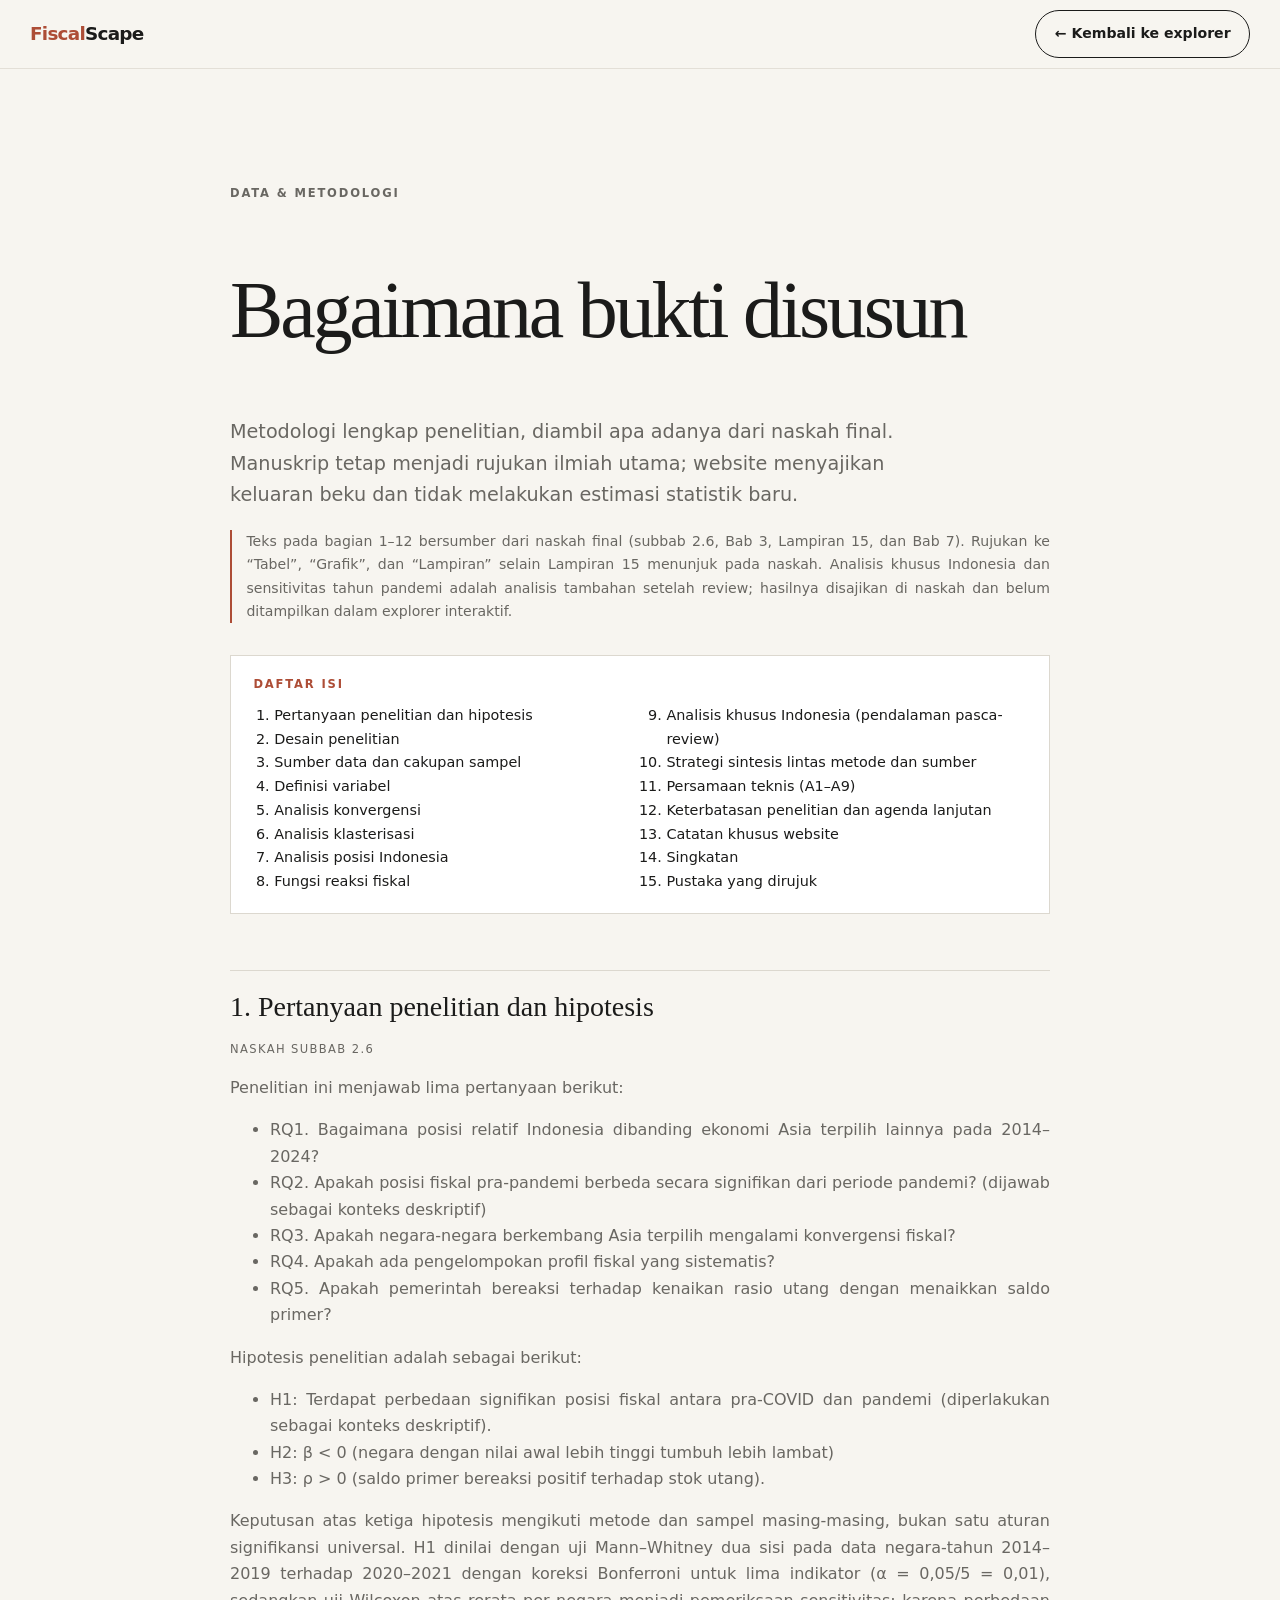
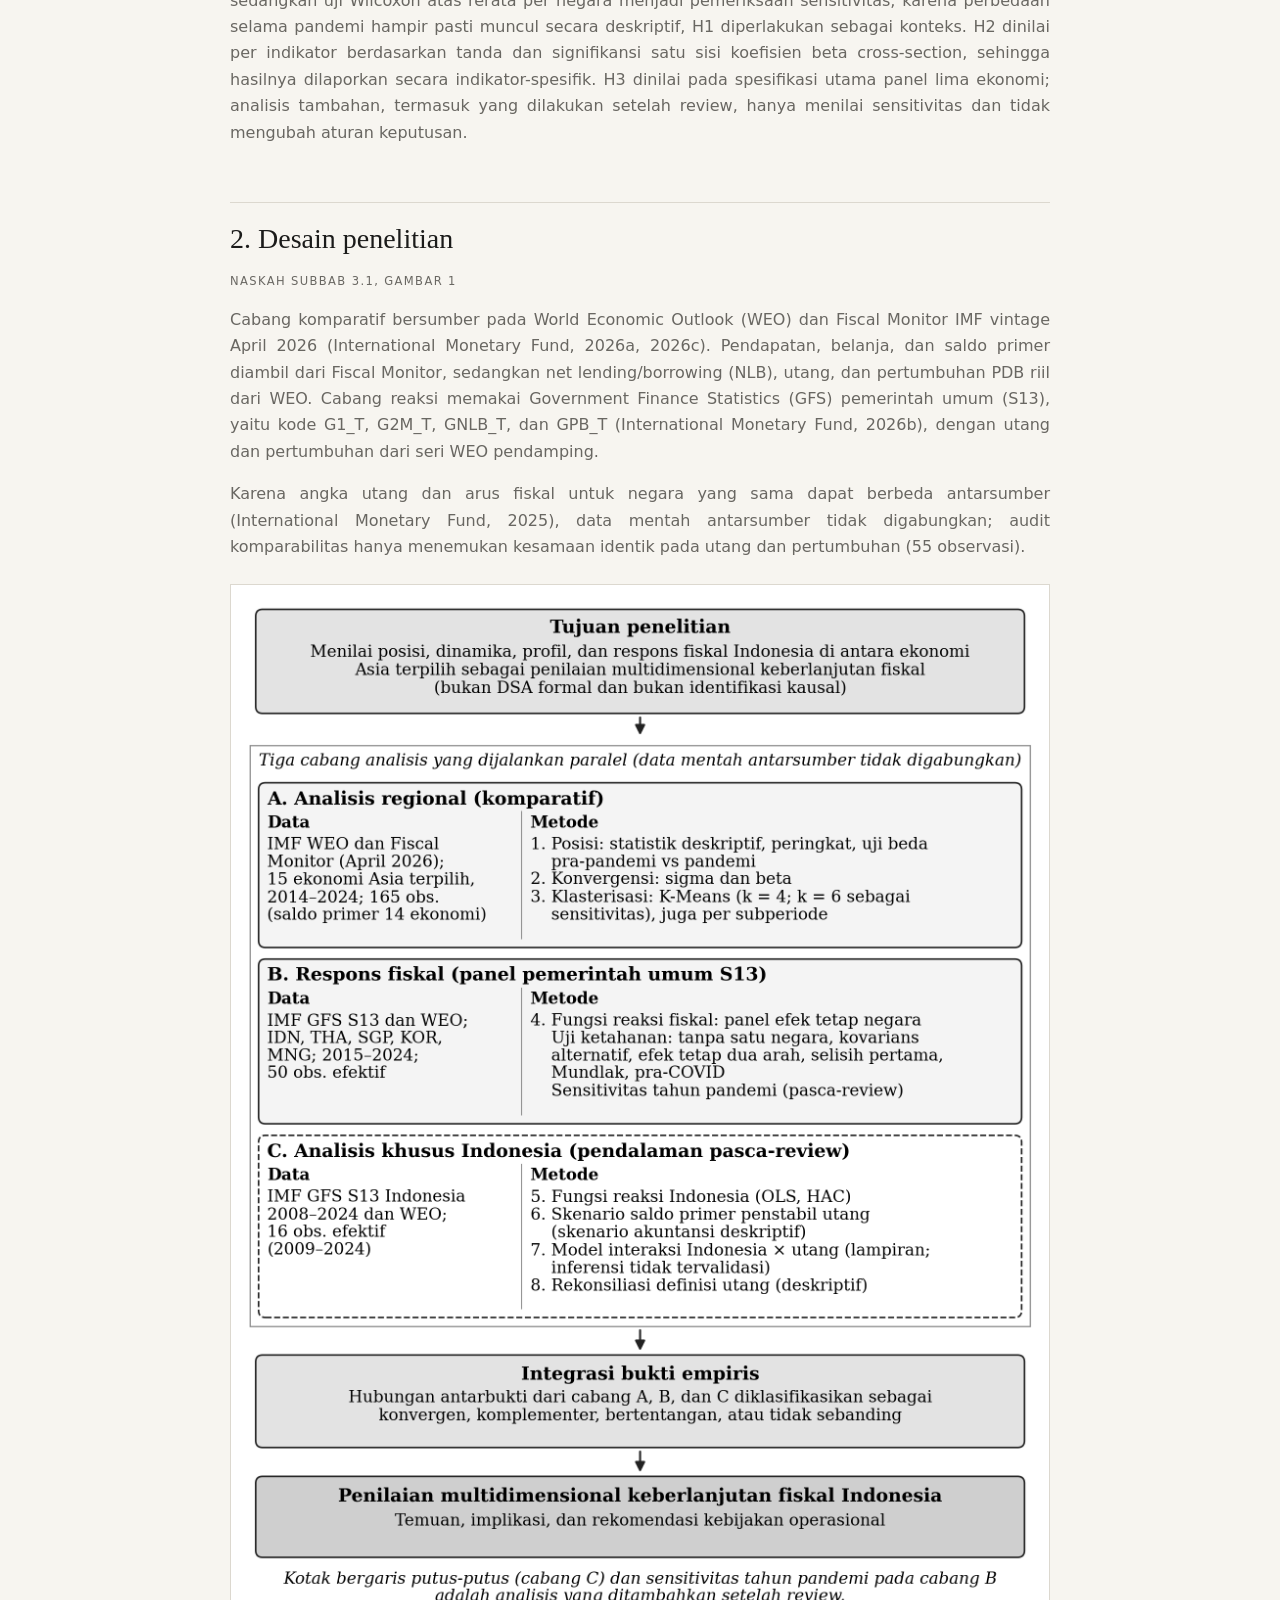
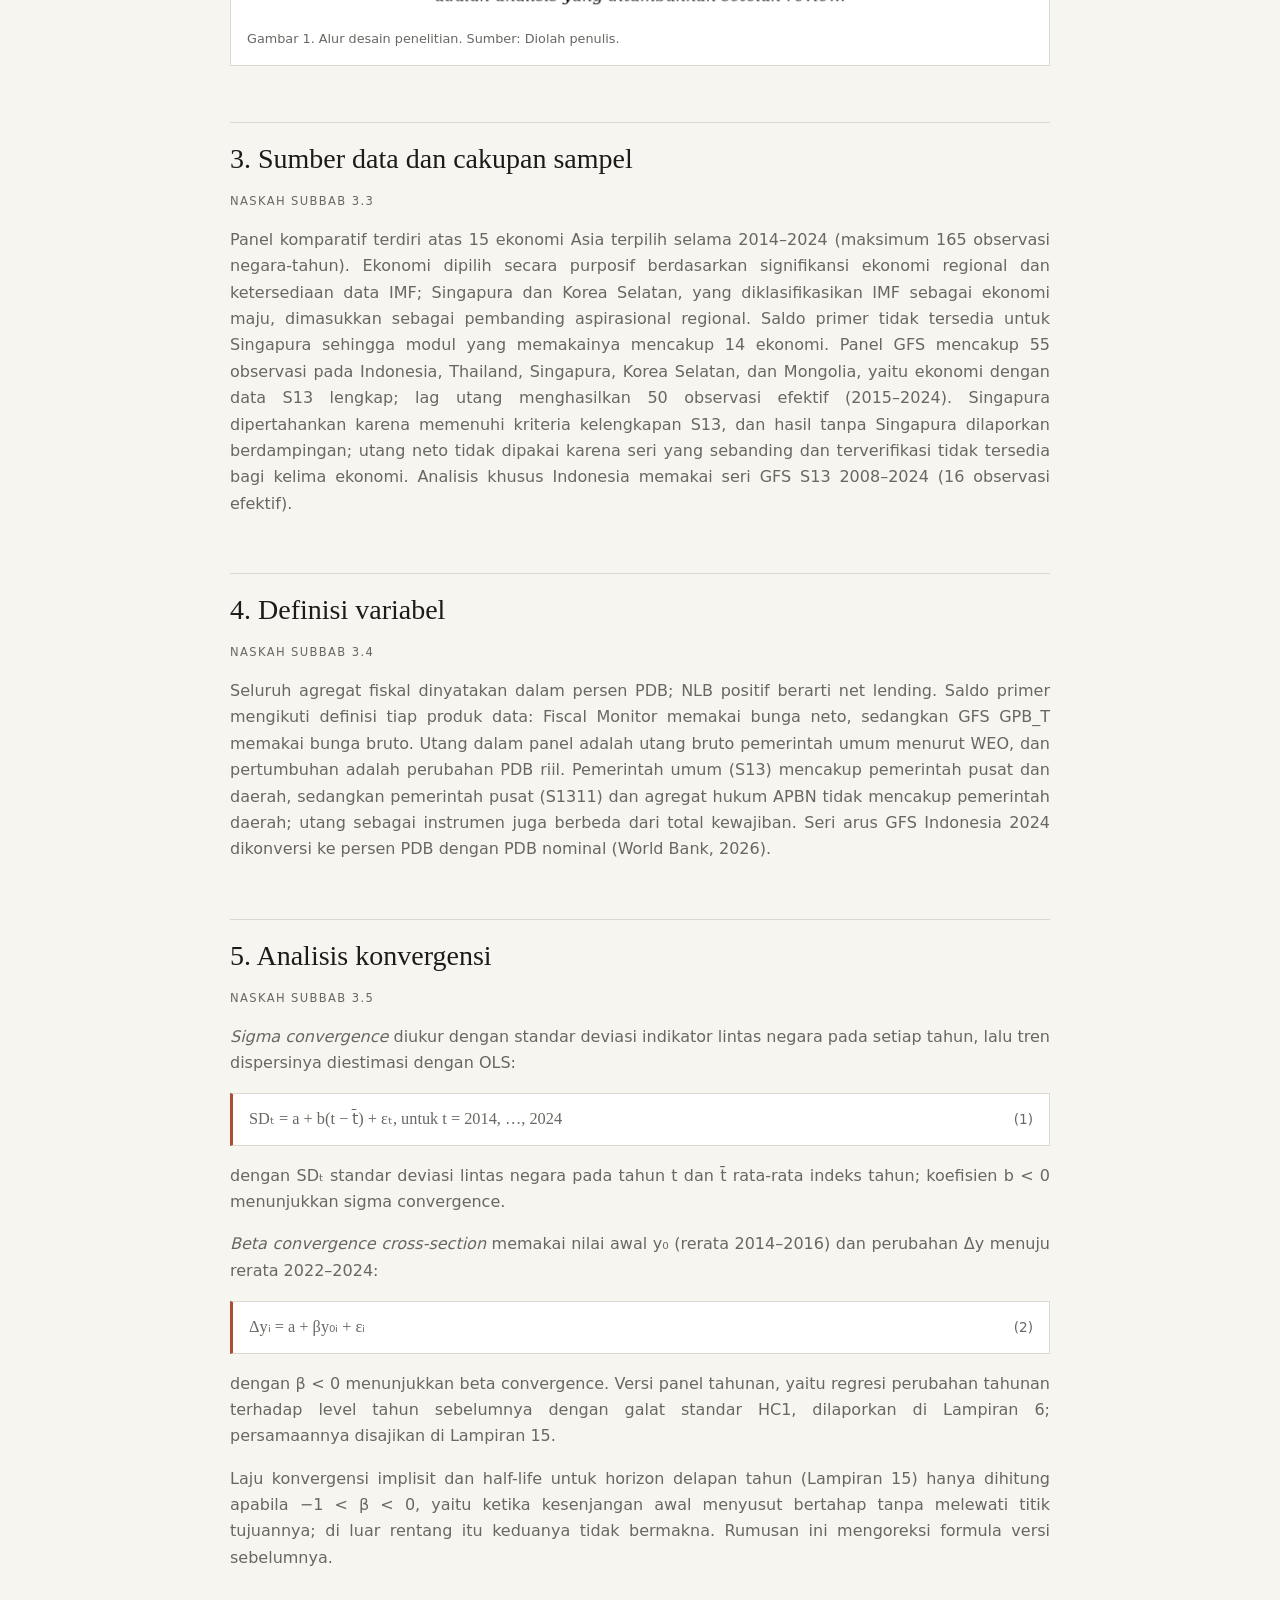
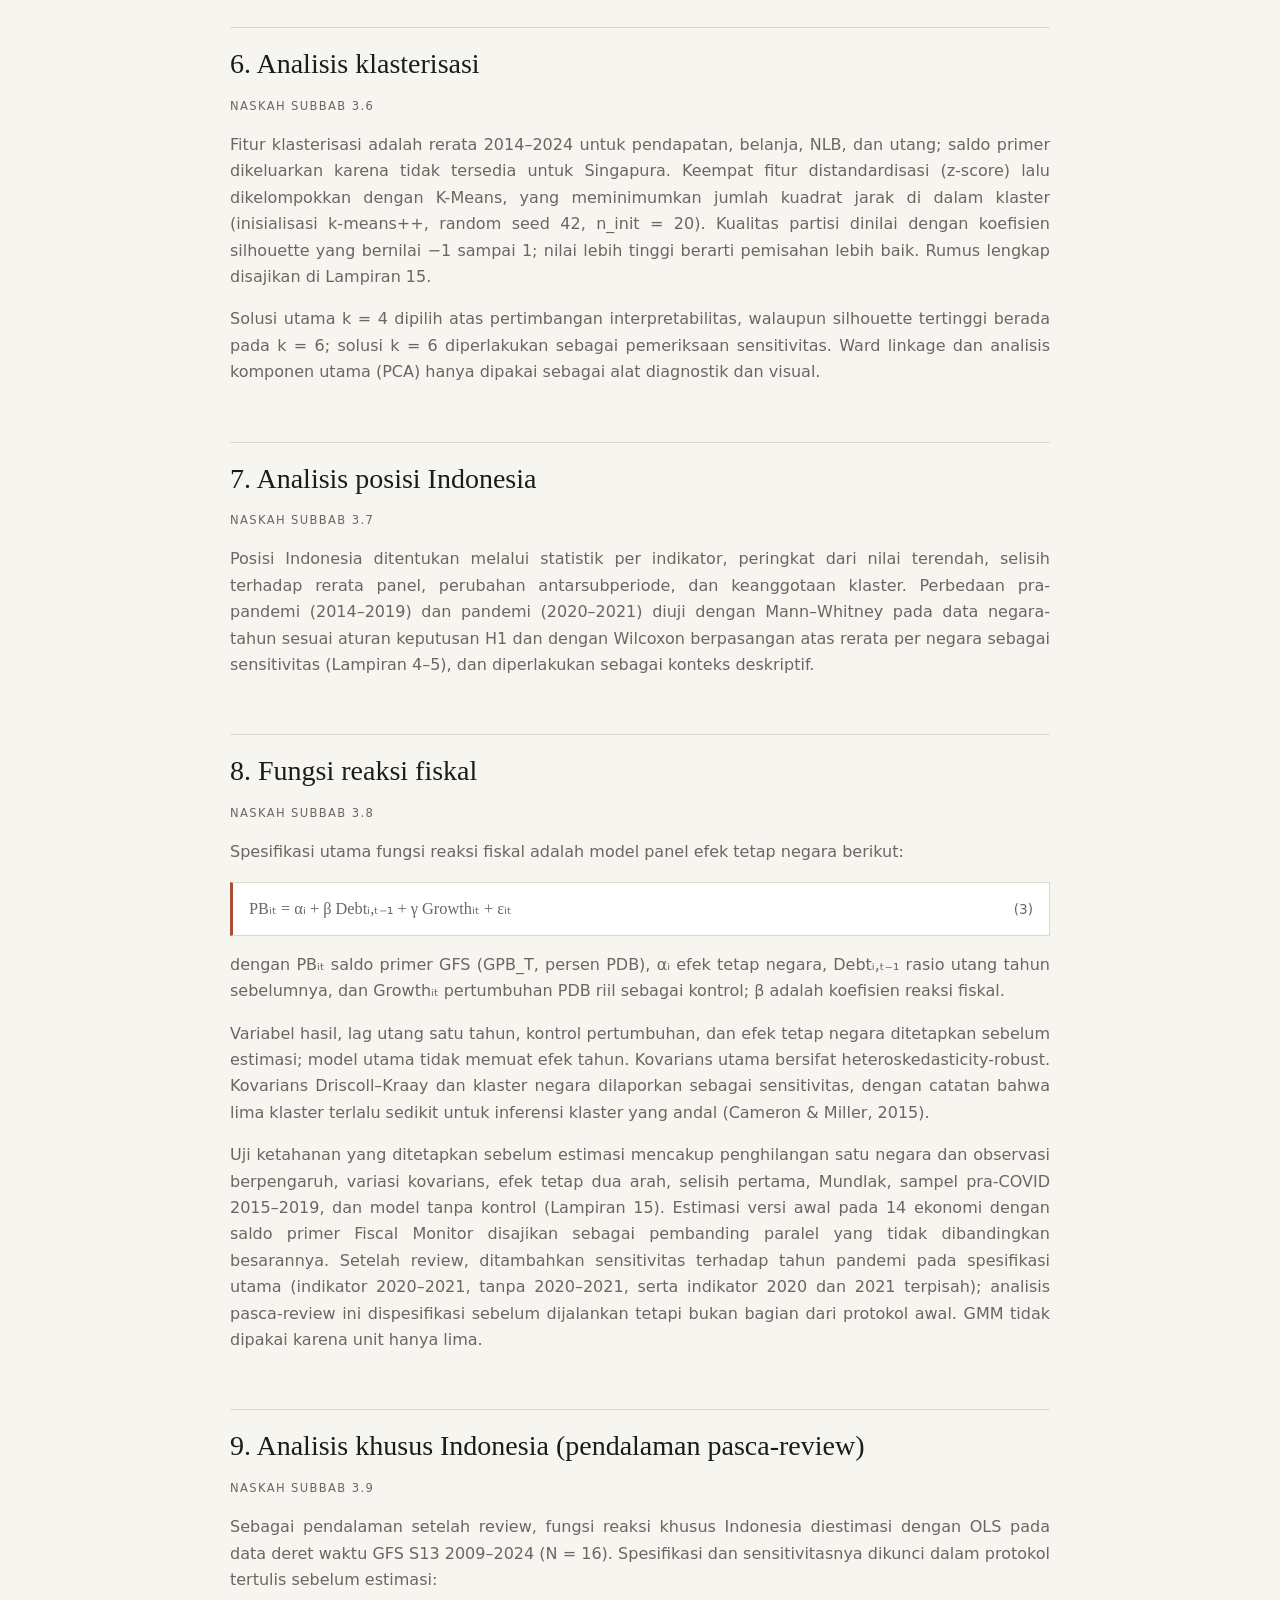
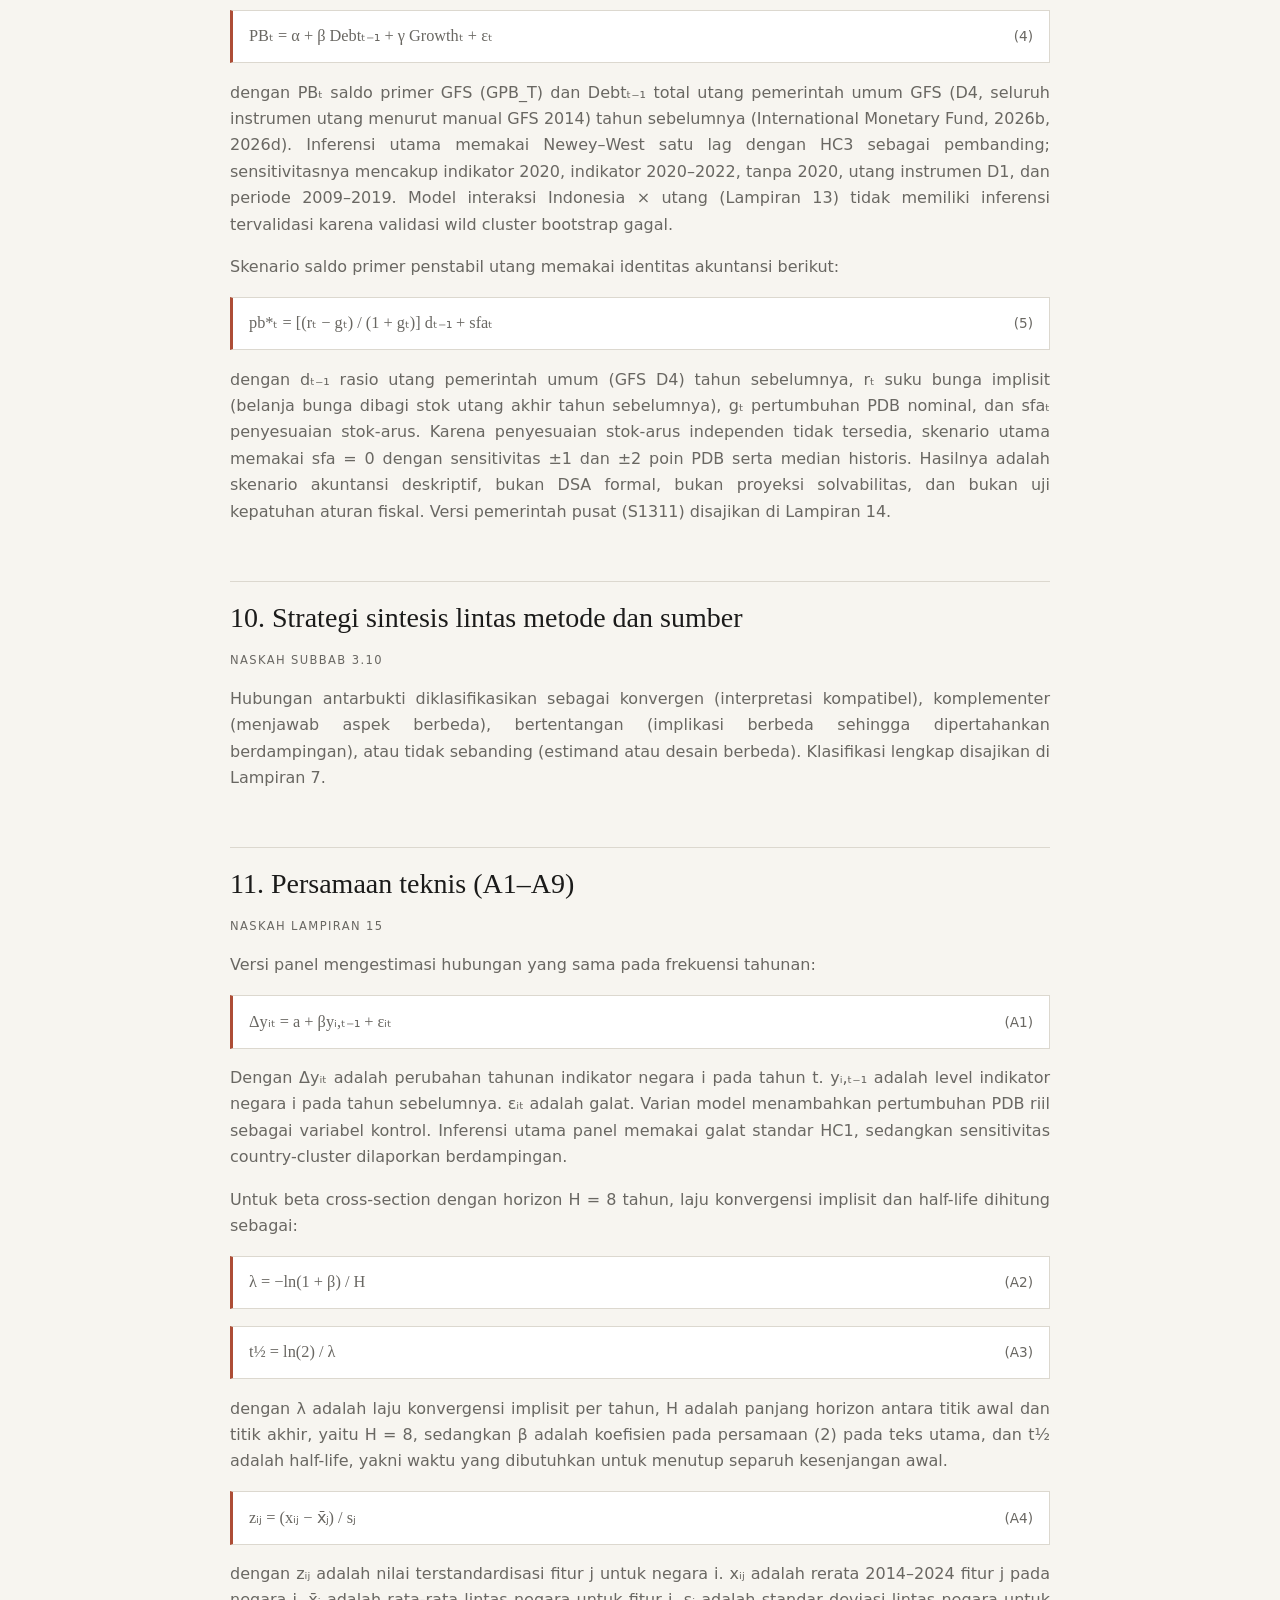
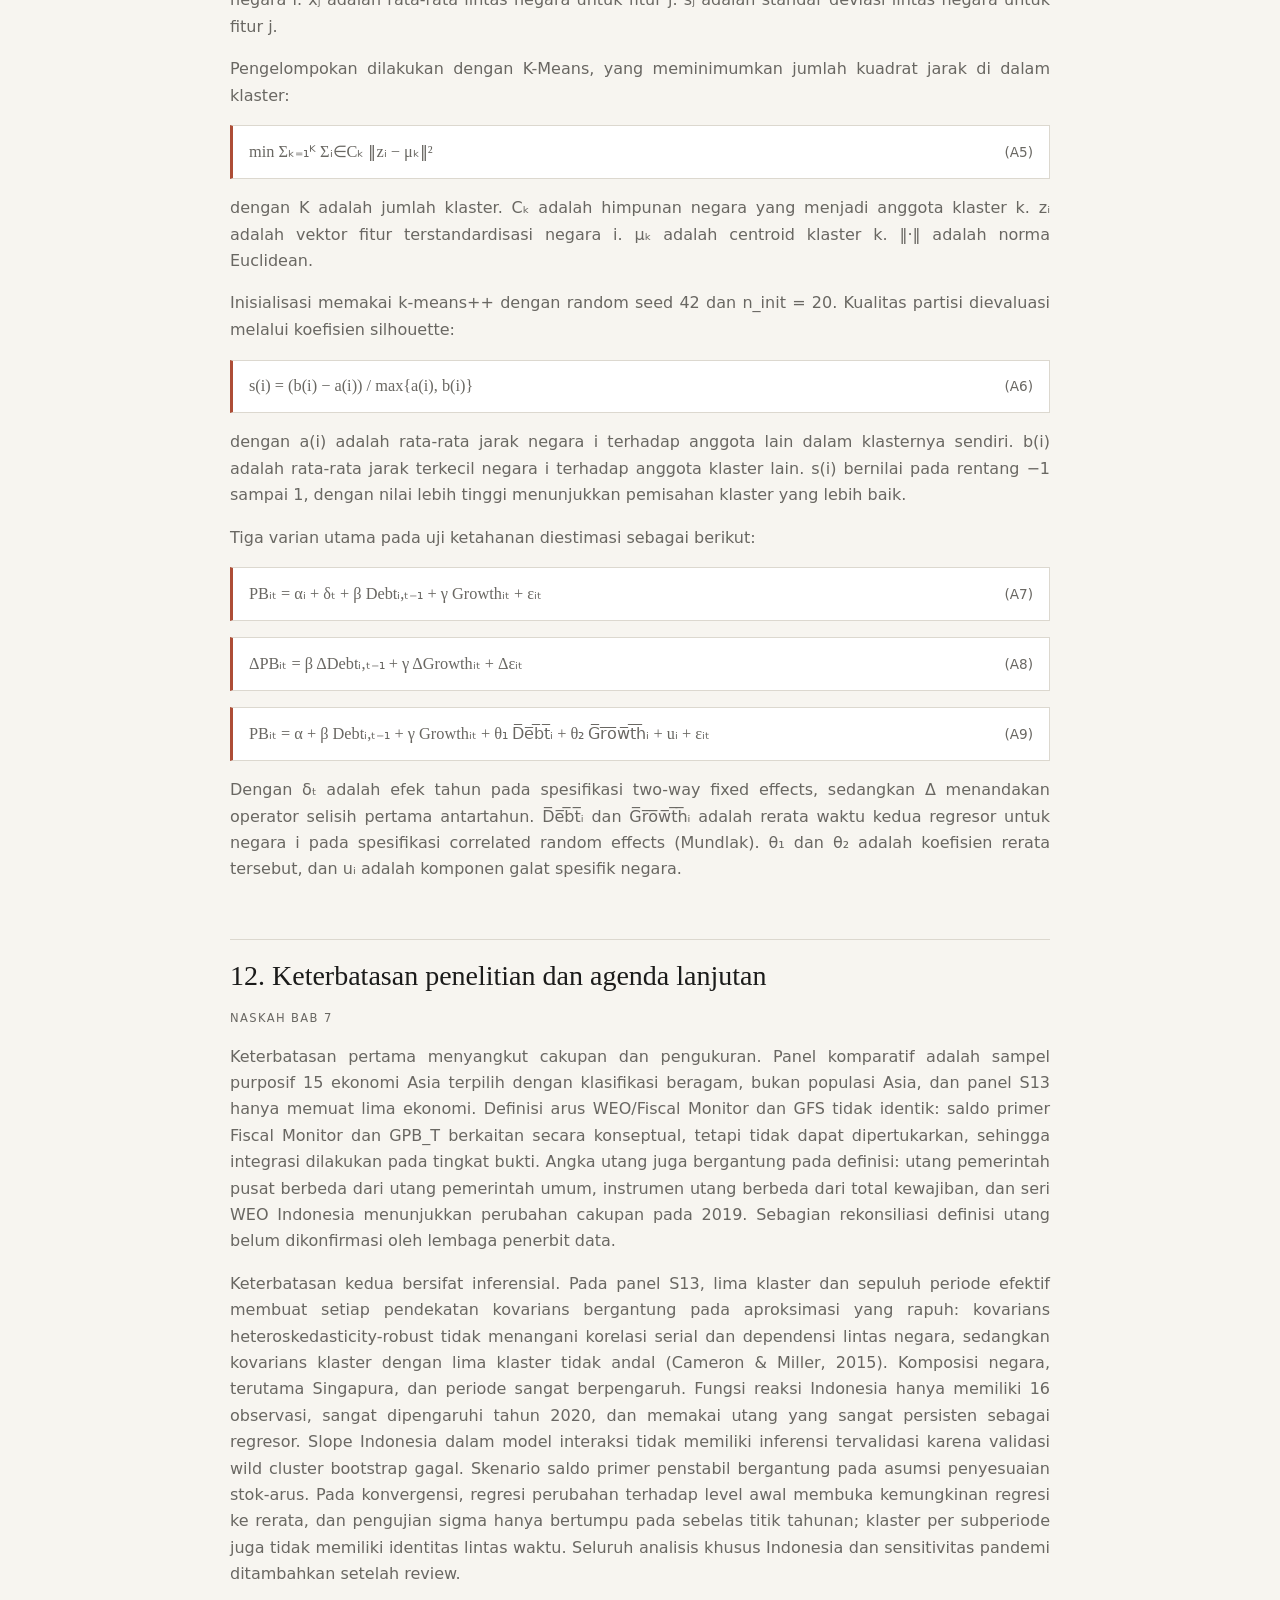
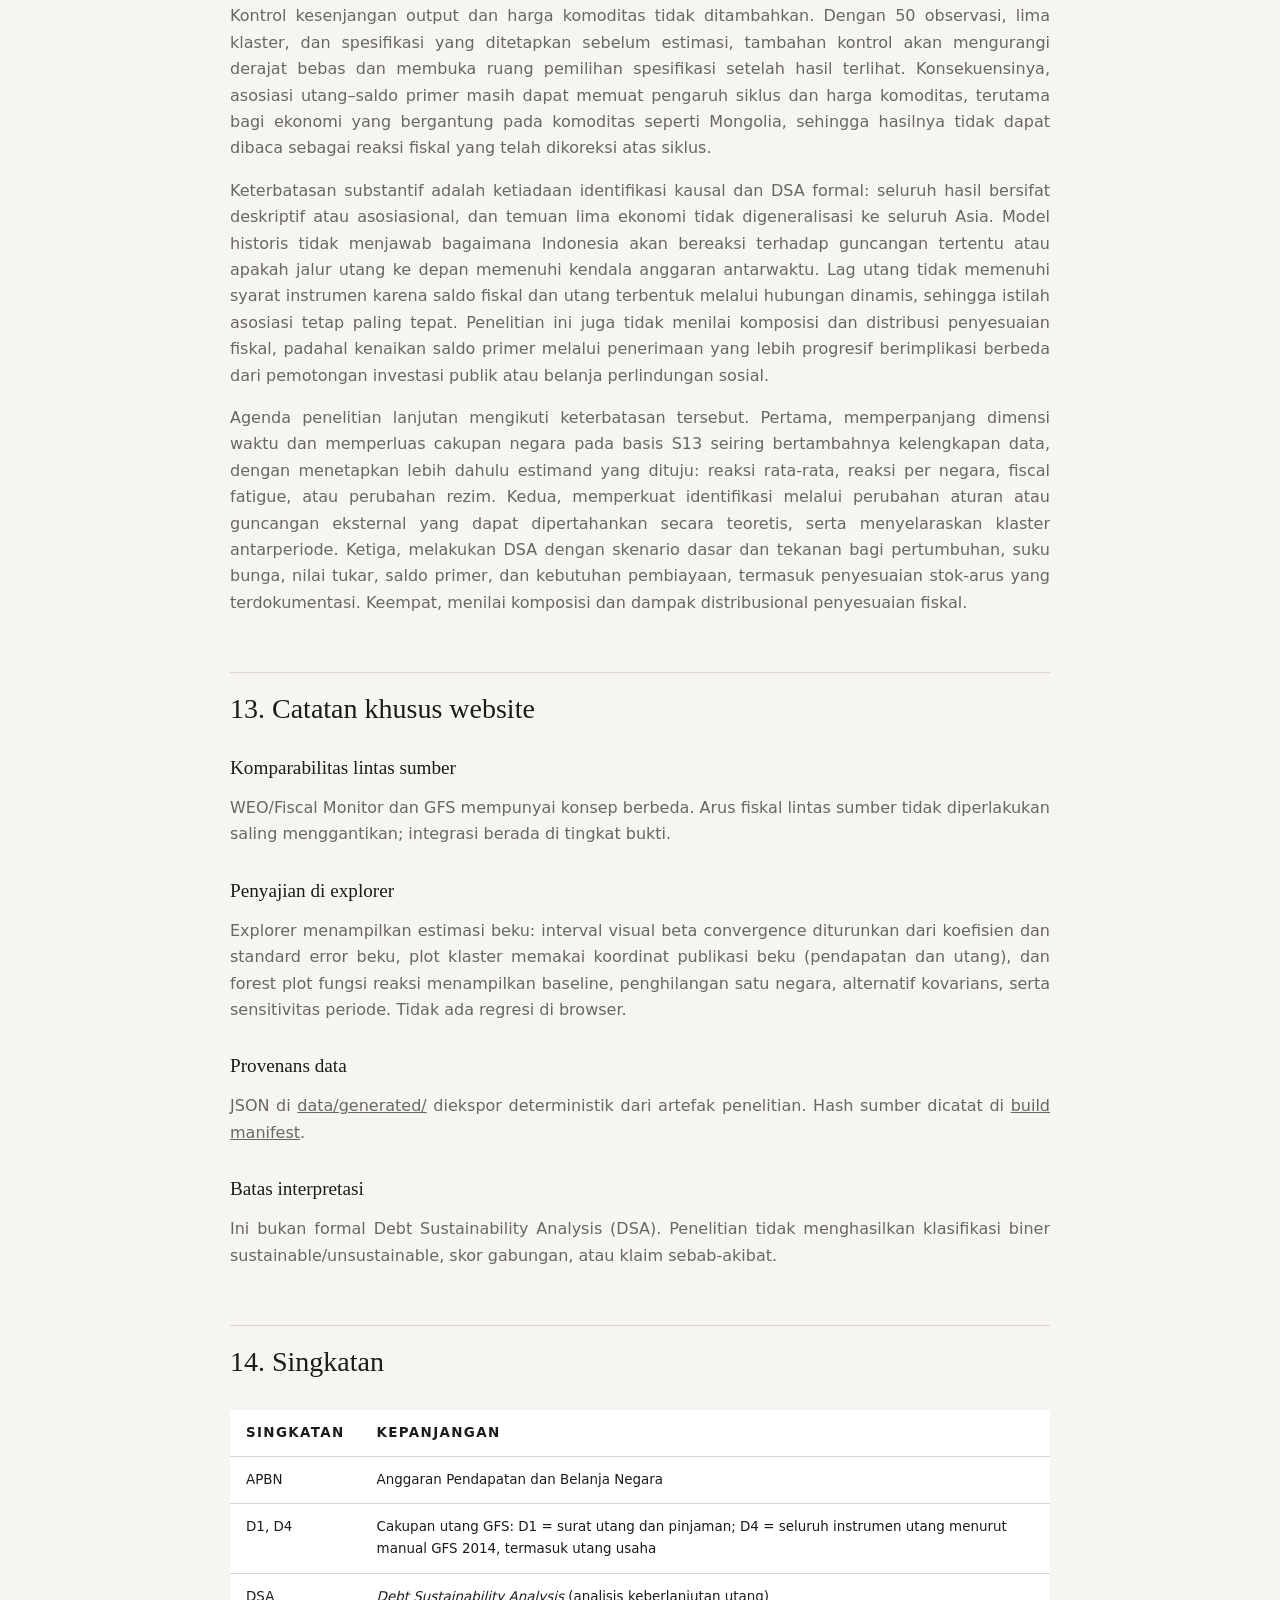
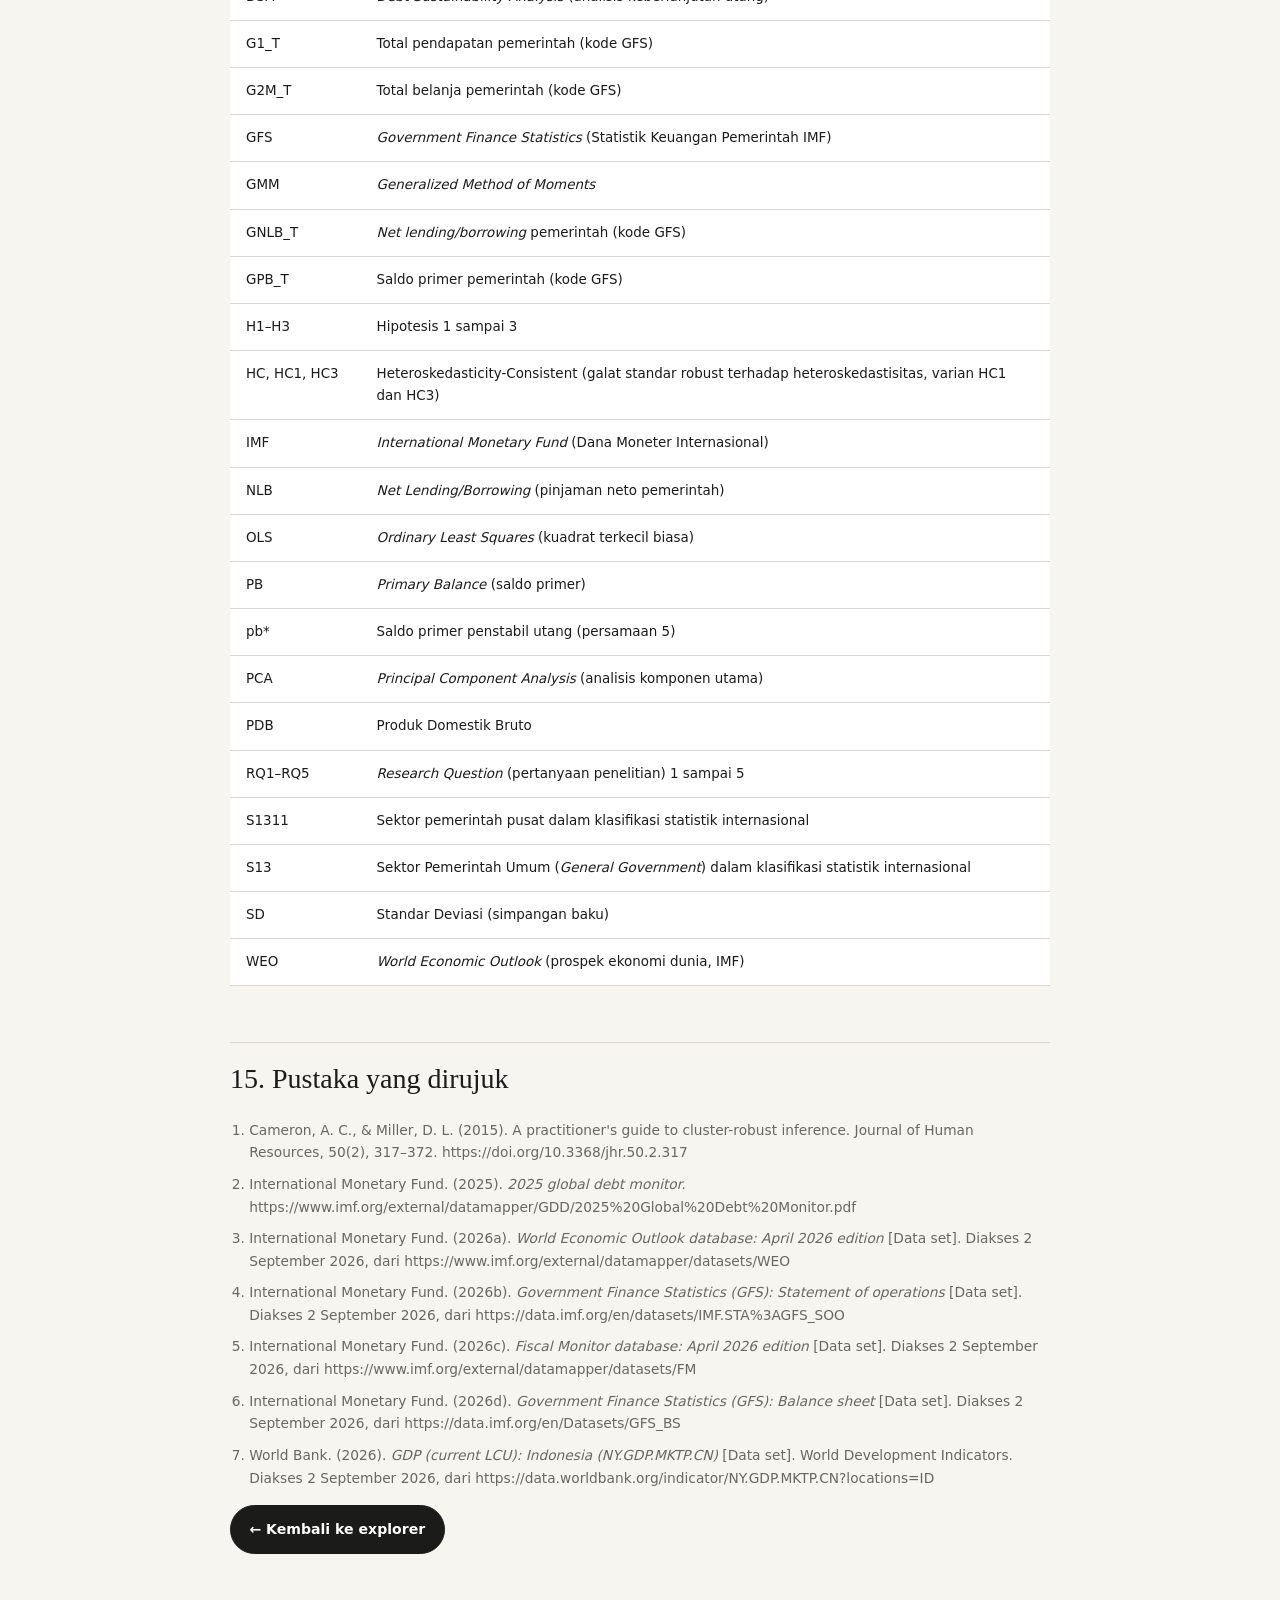
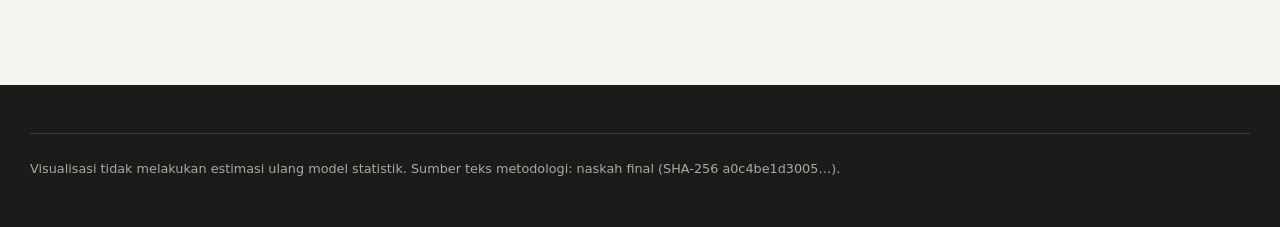
<file: pages/methodology.html>
<!doctype html><html lang="id"><head><meta charset="utf-8"><meta name="viewport" content="width=device-width,initial-scale=1"><meta name="description" content="Metodologi lengkap penelitian dan provenans data FiscalScape, selaras dengan naskah final."><title>Metodologi — FiscalScape</title><link rel="stylesheet" href="../assets/css/main.css"></head><body><header class="site-header"><nav class="nav shell"><a class="brand" href="../index.html"><span>Fiscal</span>Scape</a><a class="button secondary" href="../index.html">← Kembali ke explorer</a></nav></header><main><article class="section shell methodology"><p class="eyebrow">Data &amp; metodologi</p><h1>Bagaimana bukti disusun</h1><p class="lede">Metodologi lengkap penelitian, diambil apa adanya dari naskah final. Manuskrip tetap menjadi rujukan ilmiah utama; website menyajikan keluaran beku dan tidak melakukan estimasi statistik baru.</p>
<p class="method-note">Teks pada bagian 1–12 bersumber dari naskah final (subbab 2.6, Bab 3, Lampiran 15, dan Bab 7). Rujukan ke “Tabel”, “Grafik”, dan “Lampiran” selain Lampiran 15 menunjuk pada naskah. Analisis khusus Indonesia dan sensitivitas tahun pandemi adalah analisis tambahan setelah review; hasilnya disajikan di naskah dan belum ditampilkan dalam explorer interaktif.</p>
<nav class="method-toc" aria-label="Daftar isi metodologi"><p class="eyebrow">Daftar isi</p><ol><li><a href="#rq-hipotesis">Pertanyaan penelitian dan hipotesis</a></li><li><a href="#desain">Desain penelitian</a></li><li><a href="#sampel">Sumber data dan cakupan sampel</a></li><li><a href="#variabel">Definisi variabel</a></li><li><a href="#konvergensi">Analisis konvergensi</a></li><li><a href="#klasterisasi">Analisis klasterisasi</a></li><li><a href="#posisi">Analisis posisi Indonesia</a></li><li><a href="#frf">Fungsi reaksi fiskal</a></li><li><a href="#khusus-indonesia">Analisis khusus Indonesia (pendalaman pasca-review)</a></li><li><a href="#sintesis">Strategi sintesis lintas metode dan sumber</a></li><li><a href="#persamaan-teknis">Persamaan teknis (A1–A9)</a></li><li><a href="#keterbatasan">Keterbatasan penelitian dan agenda lanjutan</a></li><li><a href="#catatan-situs">Catatan khusus website</a></li><li><a href="#singkatan">Singkatan</a></li><li><a href="#pustaka">Pustaka yang dirujuk</a></li></ol></nav>
<section class="method-section" id="rq-hipotesis"><h2>1. Pertanyaan penelitian dan hipotesis</h2><p class="source-ref">Naskah subbab 2.6</p>
<p>Penelitian ini menjawab lima pertanyaan berikut:</p>
<ul class="method-list"><li>RQ1. Bagaimana posisi relatif Indonesia dibanding ekonomi Asia terpilih lainnya pada 2014–2024?</li><li>RQ2. Apakah posisi fiskal pra-pandemi berbeda secara signifikan dari periode pandemi? (dijawab sebagai konteks deskriptif)</li><li>RQ3. Apakah negara-negara berkembang Asia terpilih mengalami konvergensi fiskal?</li><li>RQ4. Apakah ada pengelompokan profil fiskal yang sistematis?</li><li>RQ5. Apakah pemerintah bereaksi terhadap kenaikan rasio utang dengan menaikkan saldo primer?</li></ul>
<p>Hipotesis penelitian adalah sebagai berikut:</p>
<ul class="method-list"><li>H1: Terdapat perbedaan signifikan posisi fiskal antara pra-COVID dan pandemi (diperlakukan sebagai konteks deskriptif).</li><li>H2: β &lt; 0 (negara dengan nilai awal lebih tinggi tumbuh lebih lambat)</li><li>H3: ρ &gt; 0 (saldo primer bereaksi positif terhadap stok utang).</li></ul>
<p>Keputusan atas ketiga hipotesis mengikuti metode dan sampel masing-masing, bukan satu aturan signifikansi universal. H1 dinilai dengan uji Mann–Whitney dua sisi pada data negara-tahun 2014–2019 terhadap 2020–2021 dengan koreksi Bonferroni untuk lima indikator (α = 0,05/5 = 0,01), sedangkan uji Wilcoxon atas rerata per negara menjadi pemeriksaan sensitivitas; karena perbedaan selama pandemi hampir pasti muncul secara deskriptif, H1 diperlakukan sebagai konteks. H2 dinilai per indikator berdasarkan tanda dan signifikansi satu sisi koefisien beta cross-section, sehingga hasilnya dilaporkan secara indikator-spesifik. H3 dinilai pada spesifikasi utama panel lima ekonomi; analisis tambahan, termasuk yang dilakukan setelah review, hanya menilai sensitivitas dan tidak mengubah aturan keputusan.</p>
</section>
<section class="method-section" id="desain"><h2>2. Desain penelitian</h2><p class="source-ref">Naskah subbab 3.1, Gambar 1</p>
<p>Cabang komparatif bersumber pada World Economic Outlook (WEO) dan Fiscal Monitor IMF vintage April 2026 (International Monetary Fund, 2026a, 2026c). Pendapatan, belanja, dan saldo primer diambil dari Fiscal Monitor, sedangkan net lending/borrowing (NLB), utang, dan pertumbuhan PDB riil dari WEO. Cabang reaksi memakai Government Finance Statistics (GFS) pemerintah umum (S13), yaitu kode G1_T, G2M_T, GNLB_T, dan GPB_T (International Monetary Fund, 2026b), dengan utang dan pertumbuhan dari seri WEO pendamping.</p>
<p>Karena angka utang dan arus fiskal untuk negara yang sama dapat berbeda antarsumber (International Monetary Fund, 2025), data mentah antarsumber tidak digabungkan; audit komparabilitas hanya menemukan kesamaan identik pada utang dan pertumbuhan (55 observasi).</p>
<figure class="method-figure"><img src="../assets/img/gambar1_desain_penelitian.png" alt="Gambar 1. Alur desain penelitian: tujuan, tiga cabang analisis paralel (regional, panel S13, khusus Indonesia), integrasi bukti, dan penilaian multidimensional." loading="lazy" width="1606" height="2078"><figcaption>Gambar 1. Alur desain penelitian. Sumber: Diolah penulis.</figcaption></figure>
</section>
<section class="method-section" id="sampel"><h2>3. Sumber data dan cakupan sampel</h2><p class="source-ref">Naskah subbab 3.3</p>
<p>Panel komparatif terdiri atas 15 ekonomi Asia terpilih selama 2014–2024 (maksimum 165 observasi negara-tahun). Ekonomi dipilih secara purposif berdasarkan signifikansi ekonomi regional dan ketersediaan data IMF; Singapura dan Korea Selatan, yang diklasifikasikan IMF sebagai ekonomi maju, dimasukkan sebagai pembanding aspirasional regional. Saldo primer tidak tersedia untuk Singapura sehingga modul yang memakainya mencakup 14 ekonomi. Panel GFS mencakup 55 observasi pada Indonesia, Thailand, Singapura, Korea Selatan, dan Mongolia, yaitu ekonomi dengan data S13 lengkap; lag utang menghasilkan 50 observasi efektif (2015–2024). Singapura dipertahankan karena memenuhi kriteria kelengkapan S13, dan hasil tanpa Singapura dilaporkan berdampingan; utang neto tidak dipakai karena seri yang sebanding dan terverifikasi tidak tersedia bagi kelima ekonomi. Analisis khusus Indonesia memakai seri GFS S13 2008–2024 (16 observasi efektif).</p>
</section>
<section class="method-section" id="variabel"><h2>4. Definisi variabel</h2><p class="source-ref">Naskah subbab 3.4</p>
<p>Seluruh agregat fiskal dinyatakan dalam persen PDB; NLB positif berarti net lending. Saldo primer mengikuti definisi tiap produk data: Fiscal Monitor memakai bunga neto, sedangkan GFS GPB_T memakai bunga bruto. Utang dalam panel adalah utang bruto pemerintah umum menurut WEO, dan pertumbuhan adalah perubahan PDB riil. Pemerintah umum (S13) mencakup pemerintah pusat dan daerah, sedangkan pemerintah pusat (S1311) dan agregat hukum APBN tidak mencakup pemerintah daerah; utang sebagai instrumen juga berbeda dari total kewajiban. Seri arus GFS Indonesia 2024 dikonversi ke persen PDB dengan PDB nominal (World Bank, 2026).</p>
</section>
<section class="method-section" id="konvergensi"><h2>5. Analisis konvergensi</h2><p class="source-ref">Naskah subbab 3.5</p>
<p><em>Sigma convergence</em> diukur dengan standar deviasi indikator lintas negara pada setiap tahun, lalu tren dispersinya diestimasi dengan OLS:</p>
<p class="equation" id="persamaan-1"><span>SDₜ = a + b(t − t̄) + εₜ,  untuk t = 2014, …, 2024</span><span class="eq-no">(1)</span></p>
<p>dengan SDₜ standar deviasi lintas negara pada tahun t dan t̄ rata-rata indeks tahun; koefisien b &lt; 0 menunjukkan sigma convergence.</p>
<p><em>Beta convergence</em> <em>cross-section</em> memakai nilai awal y₀ (rerata 2014–2016) dan perubahan Δy menuju rerata 2022–2024:</p>
<p class="equation" id="persamaan-2"><span>Δyᵢ = a + βy₀ᵢ + εᵢ</span><span class="eq-no">(2)</span></p>
<p>dengan β &lt; 0 menunjukkan beta convergence. Versi panel tahunan, yaitu regresi perubahan tahunan terhadap level tahun sebelumnya dengan galat standar HC1, dilaporkan di Lampiran 6; persamaannya disajikan di Lampiran 15.</p>
<p>Laju konvergensi implisit dan half-life untuk horizon delapan tahun (Lampiran 15) hanya dihitung apabila −1 &lt; β &lt; 0, yaitu ketika kesenjangan awal menyusut bertahap tanpa melewati titik tujuannya; di luar rentang itu keduanya tidak bermakna. Rumusan ini mengoreksi formula versi sebelumnya.</p>
</section>
<section class="method-section" id="klasterisasi"><h2>6. Analisis klasterisasi</h2><p class="source-ref">Naskah subbab 3.6</p>
<p>Fitur klasterisasi adalah rerata 2014–2024 untuk pendapatan, belanja, NLB, dan utang; saldo primer dikeluarkan karena tidak tersedia untuk Singapura. Keempat fitur distandardisasi (z-score) lalu dikelompokkan dengan K-Means, yang meminimumkan jumlah kuadrat jarak di dalam klaster (inisialisasi k-means++, random seed 42, n_init = 20). Kualitas partisi dinilai dengan koefisien silhouette yang bernilai −1 sampai 1; nilai lebih tinggi berarti pemisahan lebih baik. Rumus lengkap disajikan di Lampiran 15.</p>
<p>Solusi utama k = 4 dipilih atas pertimbangan interpretabilitas, walaupun silhouette tertinggi berada pada k = 6; solusi k = 6 diperlakukan sebagai pemeriksaan sensitivitas. Ward linkage dan analisis komponen utama (PCA) hanya dipakai sebagai alat diagnostik dan visual.</p>
</section>
<section class="method-section" id="posisi"><h2>7. Analisis posisi Indonesia</h2><p class="source-ref">Naskah subbab 3.7</p>
<p>Posisi Indonesia ditentukan melalui statistik per indikator, peringkat dari nilai terendah, selisih terhadap rerata panel, perubahan antarsubperiode, dan keanggotaan klaster. Perbedaan pra-pandemi (2014–2019) dan pandemi (2020–2021) diuji dengan Mann–Whitney pada data negara-tahun sesuai aturan keputusan H1 dan dengan Wilcoxon berpasangan atas rerata per negara sebagai sensitivitas (Lampiran 4–5), dan diperlakukan sebagai konteks deskriptif.</p>
</section>
<section class="method-section" id="frf"><h2>8. Fungsi reaksi fiskal</h2><p class="source-ref">Naskah subbab 3.8</p>
<p>Spesifikasi utama fungsi reaksi fiskal adalah model panel efek tetap negara berikut:</p>
<p class="equation" id="persamaan-3"><span>PBᵢₜ = αᵢ + β Debtᵢ,ₜ₋₁ + γ Growthᵢₜ + εᵢₜ</span><span class="eq-no">(3)</span></p>
<p>dengan PBᵢₜ saldo primer GFS (GPB_T, persen PDB), αᵢ efek tetap negara, Debtᵢ,ₜ₋₁ rasio utang tahun sebelumnya, dan Growthᵢₜ pertumbuhan PDB riil sebagai kontrol; β adalah koefisien reaksi fiskal.</p>
<p>Variabel hasil, lag utang satu tahun, kontrol pertumbuhan, dan efek tetap negara ditetapkan sebelum estimasi; model utama tidak memuat efek tahun. Kovarians utama bersifat heteroskedasticity-robust. Kovarians Driscoll–Kraay dan klaster negara dilaporkan sebagai sensitivitas, dengan catatan bahwa lima klaster terlalu sedikit untuk inferensi klaster yang andal (Cameron &amp; Miller, 2015).</p>
<p>Uji ketahanan yang ditetapkan sebelum estimasi mencakup penghilangan satu negara dan observasi berpengaruh, variasi kovarians, efek tetap dua arah, selisih pertama, Mundlak, sampel pra-COVID 2015–2019, dan model tanpa kontrol (Lampiran 15). Estimasi versi awal pada 14 ekonomi dengan saldo primer Fiscal Monitor disajikan sebagai pembanding paralel yang tidak dibandingkan besarannya. Setelah review, ditambahkan sensitivitas terhadap tahun pandemi pada spesifikasi utama (indikator 2020–2021, tanpa 2020–2021, serta indikator 2020 dan 2021 terpisah); analisis pasca-review ini dispesifikasi sebelum dijalankan tetapi bukan bagian dari protokol awal. GMM tidak dipakai karena unit hanya lima.</p>
</section>
<section class="method-section" id="khusus-indonesia"><h2>9. Analisis khusus Indonesia (pendalaman pasca-review)</h2><p class="source-ref">Naskah subbab 3.9</p>
<p>Sebagai pendalaman setelah review, fungsi reaksi khusus Indonesia diestimasi dengan OLS pada data deret waktu GFS S13 2009–2024 (N = 16). Spesifikasi dan sensitivitasnya dikunci dalam protokol tertulis sebelum estimasi:</p>
<p class="equation" id="persamaan-4"><span>PBₜ = α + β Debtₜ₋₁ + γ Growthₜ + εₜ</span><span class="eq-no">(4)</span></p>
<p>dengan PBₜ saldo primer GFS (GPB_T) dan Debtₜ₋₁ total utang pemerintah umum GFS (D4, seluruh instrumen utang menurut manual GFS 2014) tahun sebelumnya (International Monetary Fund, 2026b, 2026d). Inferensi utama memakai Newey–West satu lag dengan HC3 sebagai pembanding; sensitivitasnya mencakup indikator 2020, indikator 2020–2022, tanpa 2020, utang instrumen D1, dan periode 2009–2019. Model interaksi Indonesia × utang (Lampiran 13) tidak memiliki inferensi tervalidasi karena validasi wild cluster bootstrap gagal.</p>
<p>Skenario saldo primer penstabil utang memakai identitas akuntansi berikut:</p>
<p class="equation" id="persamaan-5"><span>pb*ₜ = [(rₜ − gₜ) / (1 + gₜ)] dₜ₋₁ + sfaₜ</span><span class="eq-no">(5)</span></p>
<p>dengan dₜ₋₁ rasio utang pemerintah umum (GFS D4) tahun sebelumnya, rₜ suku bunga implisit (belanja bunga dibagi stok utang akhir tahun sebelumnya), gₜ pertumbuhan PDB nominal, dan sfaₜ penyesuaian stok-arus. Karena penyesuaian stok-arus independen tidak tersedia, skenario utama memakai sfa = 0 dengan sensitivitas ±1 dan ±2 poin PDB serta median historis. Hasilnya adalah skenario akuntansi deskriptif, bukan DSA formal, bukan proyeksi solvabilitas, dan bukan uji kepatuhan aturan fiskal. Versi pemerintah pusat (S1311) disajikan di Lampiran 14.</p>
</section>
<section class="method-section" id="sintesis"><h2>10. Strategi sintesis lintas metode dan sumber</h2><p class="source-ref">Naskah subbab 3.10</p>
<p>Hubungan antarbukti diklasifikasikan sebagai konvergen (interpretasi kompatibel), komplementer (menjawab aspek berbeda), bertentangan (implikasi berbeda sehingga dipertahankan berdampingan), atau tidak sebanding (estimand atau desain berbeda). Klasifikasi lengkap disajikan di Lampiran 7.</p>
</section>
<section class="method-section" id="persamaan-teknis"><h2>11. Persamaan teknis (A1–A9)</h2><p class="source-ref">Naskah Lampiran 15</p>
<p>Versi panel mengestimasi hubungan yang sama pada frekuensi tahunan:</p>
<p class="equation" id="persamaan-a1"><span>Δyᵢₜ = a + βyᵢ,ₜ₋₁ + εᵢₜ</span><span class="eq-no">(A1)</span></p>
<p>Dengan Δyᵢₜ adalah perubahan tahunan indikator negara i pada tahun t. yᵢ,ₜ₋₁ adalah level indikator negara i pada tahun sebelumnya. εᵢₜ adalah galat. Varian model menambahkan pertumbuhan PDB riil sebagai variabel kontrol. Inferensi utama panel memakai galat standar HC1, sedangkan sensitivitas country-cluster dilaporkan berdampingan.</p>
<p>Untuk beta cross-section dengan horizon H = 8 tahun, laju konvergensi implisit dan half-life dihitung sebagai:</p>
<p class="equation" id="persamaan-a2"><span>λ = −ln(1 + β) / H</span><span class="eq-no">(A2)</span></p>
<p class="equation" id="persamaan-a3"><span>t½ = ln(2) / λ</span><span class="eq-no">(A3)</span></p>
<p>dengan λ adalah laju konvergensi implisit per tahun, H adalah panjang horizon antara titik awal dan titik akhir, yaitu H = 8, sedangkan β adalah koefisien pada persamaan (2) pada teks utama, dan t½ adalah half-life, yakni waktu yang dibutuhkan untuk menutup separuh kesenjangan awal.</p>
<p class="equation" id="persamaan-a4"><span>zᵢⱼ = (xᵢⱼ − x̄ⱼ) / sⱼ</span><span class="eq-no">(A4)</span></p>
<p>dengan zᵢⱼ adalah nilai terstandardisasi fitur j untuk negara i. xᵢⱼ adalah rerata 2014–2024 fitur j pada negara i. x̄ⱼ adalah rata-rata lintas negara untuk fitur j. sⱼ adalah standar deviasi lintas negara untuk fitur j.</p>
<p>Pengelompokan dilakukan dengan K-Means, yang meminimumkan jumlah kuadrat jarak di dalam klaster:</p>
<p class="equation" id="persamaan-a5"><span>min Σₖ₌₁ᴷ Σᵢ∈Cₖ ‖zᵢ − μₖ‖²</span><span class="eq-no">(A5)</span></p>
<p>dengan K adalah jumlah klaster. Cₖ adalah himpunan negara yang menjadi anggota klaster k. zᵢ adalah vektor fitur terstandardisasi negara i. μₖ adalah centroid klaster k. ‖·‖ adalah norma Euclidean.</p>
<p>Inisialisasi memakai k-means++ dengan random seed 42 dan n_init = 20. Kualitas partisi dievaluasi melalui koefisien silhouette:</p>
<p class="equation" id="persamaan-a6"><span>s(i) = (b(i) − a(i)) / max{a(i), b(i)}</span><span class="eq-no">(A6)</span></p>
<p>dengan a(i) adalah rata-rata jarak negara i terhadap anggota lain dalam klasternya sendiri. b(i) adalah rata-rata jarak terkecil negara i terhadap anggota klaster lain. s(i) bernilai pada rentang −1 sampai 1, dengan nilai lebih tinggi menunjukkan pemisahan klaster yang lebih baik.</p>
<p>Tiga varian utama pada uji ketahanan diestimasi sebagai berikut:</p>
<p class="equation" id="persamaan-a7"><span>PBᵢₜ = αᵢ + δₜ + β Debtᵢ,ₜ₋₁ + γ Growthᵢₜ + εᵢₜ</span><span class="eq-no">(A7)</span></p>
<p class="equation" id="persamaan-a8"><span>ΔPBᵢₜ = β ΔDebtᵢ,ₜ₋₁ + γ ΔGrowthᵢₜ + Δεᵢₜ</span><span class="eq-no">(A8)</span></p>
<p class="equation" id="persamaan-a9"><span>PBᵢₜ = α + β Debtᵢ,ₜ₋₁ + γ Growthᵢₜ + θ₁ D̅e̅b̅t̅ᵢ + θ₂ G̅r̅o̅w̅t̅h̅ᵢ + uᵢ + εᵢₜ</span><span class="eq-no">(A9)</span></p>
<p>Dengan δₜ adalah efek tahun pada spesifikasi two-way fixed effects, sedangkan Δ menandakan operator selisih pertama antartahun. D̅e̅b̅t̅ᵢ dan G̅r̅o̅w̅t̅h̅ᵢ adalah rerata waktu kedua regresor untuk negara i pada spesifikasi correlated random effects (Mundlak). θ₁ dan θ₂ adalah koefisien rerata tersebut, dan uᵢ adalah komponen galat spesifik negara.</p>
</section>
<section class="method-section" id="keterbatasan"><h2>12. Keterbatasan penelitian dan agenda lanjutan</h2><p class="source-ref">Naskah Bab 7</p>
<p>Keterbatasan pertama menyangkut cakupan dan pengukuran. Panel komparatif adalah sampel purposif 15 ekonomi Asia terpilih dengan klasifikasi beragam, bukan populasi Asia, dan panel S13 hanya memuat lima ekonomi. Definisi arus WEO/Fiscal Monitor dan GFS tidak identik: saldo primer Fiscal Monitor dan GPB_T berkaitan secara konseptual, tetapi tidak dapat dipertukarkan, sehingga integrasi dilakukan pada tingkat bukti. Angka utang juga bergantung pada definisi: utang pemerintah pusat berbeda dari utang pemerintah umum, instrumen utang berbeda dari total kewajiban, dan seri WEO Indonesia menunjukkan perubahan cakupan pada 2019. Sebagian rekonsiliasi definisi utang belum dikonfirmasi oleh lembaga penerbit data.</p>
<p>Keterbatasan kedua bersifat inferensial. Pada panel S13, lima klaster dan sepuluh periode efektif membuat setiap pendekatan kovarians bergantung pada aproksimasi yang rapuh: kovarians heteroskedasticity-robust tidak menangani korelasi serial dan dependensi lintas negara, sedangkan kovarians klaster dengan lima klaster tidak andal (Cameron &amp; Miller, 2015). Komposisi negara, terutama Singapura, dan periode sangat berpengaruh. Fungsi reaksi Indonesia hanya memiliki 16 observasi, sangat dipengaruhi tahun 2020, dan memakai utang yang sangat persisten sebagai regresor. Slope Indonesia dalam model interaksi tidak memiliki inferensi tervalidasi karena validasi wild cluster bootstrap gagal. Skenario saldo primer penstabil bergantung pada asumsi penyesuaian stok-arus. Pada konvergensi, regresi perubahan terhadap level awal membuka kemungkinan regresi ke rerata, dan pengujian sigma hanya bertumpu pada sebelas titik tahunan; klaster per subperiode juga tidak memiliki identitas lintas waktu. Seluruh analisis khusus Indonesia dan sensitivitas pandemi ditambahkan setelah review.</p>
<p>Kontrol kesenjangan output dan harga komoditas tidak ditambahkan. Dengan 50 observasi, lima klaster, dan spesifikasi yang ditetapkan sebelum estimasi, tambahan kontrol akan mengurangi derajat bebas dan membuka ruang pemilihan spesifikasi setelah hasil terlihat. Konsekuensinya, asosiasi utang–saldo primer masih dapat memuat pengaruh siklus dan harga komoditas, terutama bagi ekonomi yang bergantung pada komoditas seperti Mongolia, sehingga hasilnya tidak dapat dibaca sebagai reaksi fiskal yang telah dikoreksi atas siklus.</p>
<p>Keterbatasan substantif adalah ketiadaan identifikasi kausal dan DSA formal: seluruh hasil bersifat deskriptif atau asosiasional, dan temuan lima ekonomi tidak digeneralisasi ke seluruh Asia. Model historis tidak menjawab bagaimana Indonesia akan bereaksi terhadap guncangan tertentu atau apakah jalur utang ke depan memenuhi kendala anggaran antarwaktu. Lag utang tidak memenuhi syarat instrumen karena saldo fiskal dan utang terbentuk melalui hubungan dinamis, sehingga istilah asosiasi tetap paling tepat. Penelitian ini juga tidak menilai komposisi dan distribusi penyesuaian fiskal, padahal kenaikan saldo primer melalui penerimaan yang lebih progresif berimplikasi berbeda dari pemotongan investasi publik atau belanja perlindungan sosial.</p>
<p>Agenda penelitian lanjutan mengikuti keterbatasan tersebut. Pertama, memperpanjang dimensi waktu dan memperluas cakupan negara pada basis S13 seiring bertambahnya kelengkapan data, dengan menetapkan lebih dahulu estimand yang dituju: reaksi rata-rata, reaksi per negara, fiscal fatigue, atau perubahan rezim. Kedua, memperkuat identifikasi melalui perubahan aturan atau guncangan eksternal yang dapat dipertahankan secara teoretis, serta menyelaraskan klaster antarperiode. Ketiga, melakukan DSA dengan skenario dasar dan tekanan bagi pertumbuhan, suku bunga, nilai tukar, saldo primer, dan kebutuhan pembiayaan, termasuk penyesuaian stok-arus yang terdokumentasi. Keempat, menilai komposisi dan dampak distribusional penyesuaian fiskal.</p>
</section>
<section class="method-section" id="catatan-situs"><h2>13. Catatan khusus website</h2>
<h3>Komparabilitas lintas sumber</h3><p>WEO/Fiscal Monitor dan GFS mempunyai konsep berbeda. Arus fiskal lintas sumber tidak diperlakukan saling menggantikan; integrasi berada di tingkat bukti.</p>
<h3>Penyajian di explorer</h3><p>Explorer menampilkan estimasi beku: interval visual beta convergence diturunkan dari koefisien dan standard error beku, plot klaster memakai koordinat publikasi beku (pendapatan dan utang), dan forest plot fungsi reaksi menampilkan baseline, penghilangan satu negara, alternatif kovarians, serta sensitivitas periode. Tidak ada regresi di browser.</p>
<h3>Provenans data</h3><p>JSON di <a href="../data/generated/">data/generated/</a> diekspor deterministik dari artefak penelitian. Hash sumber dicatat di <a href="../data/generated/build_manifest.json">build manifest</a>.</p>
<h3>Batas interpretasi</h3><p>Ini bukan formal Debt Sustainability Analysis (DSA). Penelitian tidak menghasilkan klasifikasi biner sustainable/unsustainable, skor gabungan, atau klaim sebab-akibat.</p></section>
<section class="method-section" id="singkatan"><h2>14. Singkatan</h2><div class="table-wrap"><table><thead><tr><th>Singkatan</th><th>Kepanjangan</th></tr></thead><tbody><tr><td>APBN</td><td>Anggaran Pendapatan dan Belanja Negara</td></tr><tr><td>D1, D4</td><td>Cakupan utang GFS: D1 = surat utang dan pinjaman; D4 = seluruh instrumen utang menurut manual GFS 2014, termasuk utang usaha</td></tr><tr><td>DSA</td><td><em>Debt Sustainability Analysis</em> (analisis keberlanjutan utang)</td></tr><tr><td>G1_T</td><td>Total pendapatan pemerintah (kode GFS)</td></tr><tr><td>G2M_T</td><td>Total belanja pemerintah (kode GFS)</td></tr><tr><td>GFS</td><td><em>Government Finance Statistics</em> (Statistik Keuangan Pemerintah IMF)</td></tr><tr><td>GMM</td><td><em>Generalized Method of Moments</em></td></tr><tr><td>GNLB_T</td><td><em>Net lending/borrowing</em> pemerintah (kode GFS)</td></tr><tr><td>GPB_T</td><td>Saldo primer pemerintah (kode GFS)</td></tr><tr><td>H1–H3</td><td>Hipotesis 1 sampai 3</td></tr><tr><td>HC, HC1, HC3</td><td>Heteroskedasticity-Consistent (galat standar robust terhadap heteroskedastisitas, varian HC1 dan HC3)</td></tr><tr><td>IMF</td><td><em>International Monetary Fund</em> (Dana Moneter Internasional)</td></tr><tr><td>NLB</td><td><em>Net Lending/Borrowing</em> (pinjaman neto pemerintah)</td></tr><tr><td>OLS</td><td><em>Ordinary Least Squares</em> (kuadrat terkecil biasa)</td></tr><tr><td>PB</td><td><em>Primary Balance</em> (saldo primer)</td></tr><tr><td>pb*</td><td>Saldo primer penstabil utang (persamaan 5)</td></tr><tr><td>PCA</td><td><em>Principal Component Analysis</em> (analisis komponen utama)</td></tr><tr><td>PDB</td><td>Produk Domestik Bruto</td></tr><tr><td>RQ1–RQ5</td><td><em>Research Question</em> (pertanyaan penelitian) 1 sampai 5</td></tr><tr><td>S1311</td><td>Sektor pemerintah pusat dalam klasifikasi statistik internasional</td></tr><tr><td>S13</td><td>Sektor Pemerintah Umum (<em>General Government</em>) dalam klasifikasi statistik internasional</td></tr><tr><td>SD</td><td>Standar Deviasi (simpangan baku)</td></tr><tr><td>WEO</td><td><em>World Economic Outlook</em> (prospek ekonomi dunia, IMF)</td></tr></tbody></table></div></section>
<section class="method-section" id="pustaka"><h2>15. Pustaka yang dirujuk</h2><ol class="ref-list"><li>Cameron, A. C., &amp; Miller, D. L. (2015). A practitioner&#x27;s guide to cluster-robust inference. Journal of Human Resources, 50(2), 317–372. https://doi.org/10.3368/jhr.50.2.317</li><li>International Monetary Fund. (2025). <em>2025 global debt monitor.</em> https://www.imf.org/external/datamapper/GDD/2025%20Global%20Debt%20Monitor.pdf</li><li>International Monetary Fund. (2026a). <em>World Economic Outlook database: April 2026 edition</em> [Data set]. Diakses 2 September 2026, dari https://www.imf.org/external/datamapper/datasets/WEO</li><li>International Monetary Fund. (2026b). <em>Government Finance Statistics (GFS): Statement of operations</em> [Data set]. Diakses 2 September 2026, dari https://data.imf.org/en/datasets/IMF.STA%3AGFS_SOO</li><li>International Monetary Fund. (2026c). <em>Fiscal Monitor database: April 2026 edition</em> [Data set]. Diakses 2 September 2026, dari https://www.imf.org/external/datamapper/datasets/FM</li><li>International Monetary Fund. (2026d). <em>Government Finance Statistics (GFS): Balance sheet</em> [Data set]. Diakses 2 September 2026, dari https://data.imf.org/en/Datasets/GFS_BS</li><li>World Bank. (2026). <em>GDP (current LCU): Indonesia (NY.GDP.MKTP.CN)</em> [Data set]. World Development Indicators. Diakses 2 September 2026, dari https://data.worldbank.org/indicator/NY.GDP.MKTP.CN?locations=ID</li></ol></section>
<p><a class="button primary" href="../index.html">← Kembali ke explorer</a></p></article></main><footer><p class="shell disclaimer">Visualisasi tidak melakukan estimasi ulang model statistik. Sumber teks metodologi: naskah final (SHA-256 a0c4be1d3005…).</p></footer></body></html>
</file>
<file: assets/css/main.css>
:root{--paper:#f7f5f0;--surface:#fff;--ink:#1b1b1a;--muted:#696762;--line:#dcd8cf;--soft:#eeebe4;--indonesia:#ad4d36;--indonesia-dark:#773325;--response:#283c47;--shadow:0 18px 50px rgba(30,27,22,.07);--serif:Georgia,"Times New Roman",serif;--sans:Inter,ui-sans-serif,system-ui,-apple-system,"Segoe UI",sans-serif}*{box-sizing:border-box}html{scroll-behavior:smooth;scroll-padding-top:5rem}body{margin:0;background:var(--paper);color:var(--ink);font-family:var(--sans);line-height:1.65;overflow-x:hidden}a{color:inherit}button,select{font:inherit}.shell{width:min(1220px,calc(100% - 3rem));margin:auto}.section{padding:clamp(5rem,9vw,9rem) 0}.section-intro{max-width:730px;margin-bottom:2.5rem}.section-intro h2{font:500 clamp(2.15rem,4.4vw,4rem)/1.08 var(--serif);letter-spacing:-.035em;margin:.55rem 0 1rem}.section-intro>p:last-child{font-size:1.06rem;color:var(--muted);max-width:68ch}.eyebrow,.metric-kicker{text-transform:uppercase;letter-spacing:.16em;font-size:.72rem;font-weight:750;color:var(--indonesia);margin:0}.skip-link{position:fixed;z-index:100;left:1rem;top:-4rem;background:var(--ink);color:#fff;padding:.7rem 1rem}.skip-link:focus{top:1rem}.site-header{position:sticky;top:0;z-index:50;background:#f7f5f0eb;backdrop-filter:blur(14px);border-bottom:1px solid #dcd8cfbf}.nav{height:68px;display:flex;align-items:center;justify-content:space-between}.brand{text-decoration:none;font-weight:750;letter-spacing:-.04em;font-size:1.15rem}.brand span{color:var(--indonesia)}.nav-links{display:flex;gap:1.35rem}.nav-links a{text-decoration:none;color:var(--muted);font-size:.84rem;font-weight:650}.nav-links a:hover,.nav-links a.active{color:var(--ink)}.nav-links a.active:after{content:"";display:block;height:2px;background:var(--indonesia);margin-top:.25rem}.menu-toggle{display:none;background:none;border:1px solid var(--line);border-radius:999px;padding:.4rem .8rem}.hero{padding-top:clamp(5rem,9vw,8rem)}.hero-grid{display:grid;grid-template-columns:1.3fr .7fr;align-items:center;gap:6vw}.hero h1{font:500 clamp(3.1rem,7.2vw,6.8rem)/.94 var(--serif);letter-spacing:-.055em;max-width:950px;margin:.85rem 0}.hero-subtitle{font:500 clamp(1.15rem,2vw,1.65rem)/1.3 var(--serif);color:var(--indonesia-dark)}.hero-subtitle span{margin:0 .45rem}.lede{font-size:clamp(1.05rem,1.5vw,1.25rem);max-width:59ch;color:var(--muted)}.hero-actions,.method-links{display:flex;flex-wrap:wrap;gap:.75rem;margin-top:2rem}.button{display:inline-flex;text-decoration:none;border-radius:999px;padding:.72rem 1.15rem;font-weight:700;font-size:.88rem;border:1px solid var(--ink)}.button.primary{background:var(--ink);color:#fff}.button:hover{transform:translateY(-1px)}.hero-motif{height:360px;position:relative;background:radial-gradient(circle,rgba(173,77,54,.08),transparent 62%)}.hero-motif .axis-x,.hero-motif .axis-y{position:absolute;background:var(--line)}.axis-x{height:1px;left:5%;right:5%;bottom:18%}.axis-y{width:1px;top:8%;bottom:18%;left:10%}.hero-motif i{position:absolute;left:var(--x);top:var(--y);width:11px;height:11px;border:2px solid #9a9790;border-radius:50%;background:var(--paper)}.hero-motif i:before{content:"";position:absolute;width:100px;height:1px;background:var(--line);right:7px;top:22px;transform:rotate(-28deg);transform-origin:right}.hero-motif i.idn{width:20px;height:20px;background:var(--indonesia);border:5px solid var(--paper);box-shadow:0 0 0 1px var(--indonesia)}.metadata-strip{display:grid;grid-template-columns:repeat(4,1fr);border-block:1px solid var(--line);margin-top:5rem}.metadata-strip span{padding:1.25rem;border-right:1px solid var(--line);color:var(--muted);font-size:.82rem}.metadata-strip span:last-child{border:0}.metadata-strip strong{display:block;color:var(--ink);font-size:1rem}.overview{background:var(--ink);color:#fff}.overview .section-intro p,.overview .eyebrow{color:#aaa8a3}.evidence-architecture{display:grid;grid-template-columns:1fr auto 1fr;gap:1.25rem}.evidence-architecture article{background:#242422;padding:2rem;border:1px solid #3b3a37;border-radius:6px}.evidence-architecture h3{font:500 1.8rem var(--serif);margin:.5rem 0}.evidence-architecture article p{color:#aaa8a3}.branch-tag{font-size:.7rem;text-transform:uppercase;letter-spacing:.14em;color:#c3a99f}.method-chain{border-top:1px solid #41403d;margin-top:1.5rem;padding-top:1rem;color:#d2d0ca}.method-chain span{color:var(--indonesia)}.converge-mark{align-self:center;font-size:1.8rem;color:#777}.integration-card{grid-column:1/-1;border:1px solid #4a4844;padding:1.1rem 1.4rem;display:flex;justify-content:space-between;color:#d8d5cf}.integration-card span{color:#a9a69f}.firewall-note{padding-left:1rem;border-left:3px solid var(--indonesia);color:#c1beb8}.controls-row{display:flex;justify-content:space-between;align-items:flex-end;gap:1.5rem;margin:2rem 0;flex-wrap:wrap}.control-group>span,.control-group>label{display:block;font-size:.72rem;text-transform:uppercase;letter-spacing:.12em;color:var(--muted);margin-bottom:.6rem}.segmented{display:flex;flex-wrap:wrap;gap:.45rem}.segmented button{border:1px solid var(--line);background:transparent;border-radius:999px;padding:.48rem .85rem;color:var(--muted);cursor:pointer}.segmented button:hover,.segmented button[aria-pressed=true]{background:var(--ink);border-color:var(--ink);color:#fff}.control-group select{background:var(--surface);border:1px solid var(--line);padding:.55rem;border-radius:4px}.chart-card{background:var(--surface);border:1px solid var(--line);border-radius:7px;padding:clamp(1rem,2.5vw,2rem);box-shadow:var(--shadow)}.position-layout{display:grid;grid-template-columns:minmax(0,1fr) 220px;gap:2rem}.chart{width:100%;height:410px}.chart-position{height:470px}.chart-beta{height:250px}.chart-cluster{height:550px}.chart-mini{height:120px}.chart-forest{height:690px}.loading,.error,.empty{height:100%;display:grid;place-items:center;text-align:center;color:var(--muted);padding:2rem}.error{color:var(--indonesia-dark)}.metric-panel{border-left:1px solid var(--line);padding-left:2rem;display:flex;flex-direction:column;justify-content:center}.metric-panel>strong{font:500 2.5rem var(--serif)}.metric-panel>span{color:var(--muted)}.metric-panel hr{width:100%;border:0;border-top:1px solid var(--line);margin:1.6rem 0}.metric-panel p{color:var(--muted)}.metric-panel b{display:block;color:var(--ink);font-size:1.25rem}.caveat{font-size:.85rem;color:var(--muted);border-left:2px solid var(--indonesia);padding-left:.9rem}.source-note,.microcopy{font-size:.77rem;color:var(--muted);margin-top:1.2rem}.soft-section{background:var(--soft)}.trajectory-grid{display:grid;grid-template-columns:minmax(0,1.8fr) minmax(280px,1fr);gap:1rem}.chart-card h3{font:500 1.45rem var(--serif);margin:0}.stat-list{display:grid;gap:.4rem;font-size:.84rem}.stat-list span{display:flex;justify-content:space-between;border-top:1px solid var(--line);padding-top:.45rem}.callout{display:flex;gap:1rem;align-items:baseline;background:var(--ink);color:#fff;padding:1.4rem;margin-top:1rem;border-radius:4px}.callout strong{font:500 1.4rem var(--serif);white-space:nowrap}.callout span{color:#c5c2bc}.profile-layout{display:grid;grid-template-columns:minmax(0,1fr) 260px;gap:1.5rem}.detail-panel{border-left:1px solid var(--line);padding:1.5rem}.detail-panel h3{font:500 1.8rem var(--serif);margin:.5rem 0}.detail-panel dl div,.baseline-card dl div{display:flex;justify-content:space-between;gap:1rem;border-top:1px solid var(--line);padding:.6rem 0}.detail-panel dt,.baseline-card dt{color:var(--muted)}.detail-panel dd,.baseline-card dd{margin:0;text-align:right;font-weight:650}.caveat-stack{display:grid;grid-template-columns:1fr 1fr;gap:1rem}.response-section{background:var(--response);color:#f7f5f0}.response-section .section-intro>p:last-child,.response-section .source-note{color:#bdc5c8}.source-badge{display:inline-block;border:1px solid #708089;border-radius:999px;padding:.35rem .7rem;font-size:.75rem;color:#d5dcdf}.baseline-grid{display:grid;grid-template-columns:1.25fr .75fr;gap:1rem}.baseline-card,.interpretation-panel{padding:2rem;background:#fff;color:var(--ink);border-radius:6px}.baseline-card>strong{display:block;font:500 4.4rem var(--serif);margin-top:.5rem}.baseline-card>p{color:var(--muted)}.interpretation-panel{background:#314a58;color:#fff;border:1px solid #557080}.interpretation-panel h3{font:500 2rem var(--serif);text-transform:uppercase}.interpretation-panel p{color:#ccd5d8}.interpretation-panel>strong{display:block;border-top:1px solid #627985;padding-top:1.3rem}.forest-card{margin-top:1rem;color:var(--ink)}.card-heading{display:flex;justify-content:space-between;align-items:end}.card-heading>p{color:var(--muted);font-size:.8rem}.integrated{text-align:center}.integrated .section-intro{margin-inline:auto}.evidence-flow{list-style:none;padding:0;display:grid;grid-template-columns:repeat(4,1fr);gap:1px;background:var(--line);border:1px solid var(--line);text-align:left}.evidence-flow li{background:var(--paper);padding:1.25rem;position:relative}.evidence-flow li:not(:last-child):after{content:"→";position:absolute;right:-.55rem;top:45%;z-index:2;background:var(--paper);color:var(--indonesia)}.evidence-flow b{text-transform:uppercase;font-size:.76rem;letter-spacing:.13em}.evidence-flow span{display:block;color:var(--muted);font-size:.87rem;margin-top:.4rem}.integrated blockquote{font:500 clamp(1.8rem,4vw,3.5rem)/1.2 var(--serif);letter-spacing:-.03em;max-width:950px;margin:4rem auto 2rem}.boundary{display:inline-block;border:1px solid var(--line);padding:.6rem 1rem;font-size:.82rem;color:var(--muted)}.method-summary{display:grid;grid-template-columns:1fr 1fr;gap:1rem}.method-summary article{border-top:3px solid var(--ink);padding:1.4rem;background:var(--surface)}.method-summary article:last-child{border-color:var(--response)}.method-summary article>span{letter-spacing:.13em;font-size:.7rem;color:var(--muted);text-transform:uppercase}.method-summary h3{font:500 1.5rem var(--serif)}.table-wrap{margin-top:2rem;overflow-x:auto}table{width:100%;border-collapse:collapse;background:var(--surface)}caption{text-align:left;font:500 1.4rem var(--serif);margin-bottom:.7rem}th,td{text-align:left;padding:.75rem 1rem;border-bottom:1px solid var(--line)}th{font-size:.72rem;text-transform:uppercase;letter-spacing:.1em}footer{background:var(--ink);color:#fff;padding:3rem 0}.footer-grid{display:grid;grid-template-columns:1fr 1fr;gap:2rem}.footer-grid p,.disclaimer{color:#aaa8a3}.disclaimer{border-top:1px solid #393936;padding-top:1.5rem;font-size:.8rem}.sr-only{position:absolute;width:1px;height:1px;padding:0;margin:-1px;overflow:hidden;clip:rect(0,0,0,0);white-space:nowrap;border:0}:focus-visible{outline:3px solid #2e70a5;outline-offset:3px}
@media(max-width:900px){.hero-grid{grid-template-columns:1fr}.hero-motif{display:none}.metadata-strip{grid-template-columns:1fr 1fr}.evidence-architecture{grid-template-columns:1fr}.converge-mark{transform:rotate(90deg);justify-self:center}.position-layout,.trajectory-grid,.profile-layout,.baseline-grid{grid-template-columns:1fr}.metric-panel,.detail-panel{border-left:0;border-top:1px solid var(--line);padding:1.5rem 0 0}.evidence-flow{grid-template-columns:1fr 1fr}.evidence-flow li:after{display:none}.chart-forest{height:720px}}
@media(max-width:720px){.shell{width:calc(100% - 1.5rem)}.section{padding:4.5rem 0}.menu-toggle{display:block}.nav-links{display:none;position:absolute;top:68px;left:0;right:0;background:var(--paper);padding:1rem 1.5rem;border-bottom:1px solid var(--line);flex-direction:column}.nav-links.open{display:flex}.hero h1{font-size:clamp(2.9rem,14vw,4.5rem)}.metadata-strip{margin-top:3rem}.metadata-strip span{padding:1rem .75rem}.integration-card,.callout,.card-heading{flex-direction:column;align-items:flex-start}.chart-position{height:500px}.chart-cluster{height:470px}.chart-forest{height:760px}.caveat-stack,.method-summary,.footer-grid,.evidence-flow{grid-template-columns:1fr}.baseline-card>strong{font-size:3.4rem}.segmented button{font-size:.8rem}}
@media(prefers-reduced-motion:reduce){html{scroll-behavior:auto}*,*:before,*:after{animation-duration:.01ms!important;transition-duration:.01ms!important}}
.methodology{max-width:820px}.methodology>h1{font:500 clamp(3rem,7vw,5rem)/1 var(--serif);letter-spacing:-.04em}.methodology>h2{font:500 1.75rem var(--serif);margin-top:3.5rem;border-top:1px solid var(--line);padding-top:1.25rem}.methodology>p{color:var(--muted)}
.dictionary-section{background:var(--soft);border-top:1px solid var(--line)}.dictionary-heading{display:flex;justify-content:space-between;align-items:flex-start;gap:2rem}.dictionary-close{width:2.7rem;height:2.7rem;border:1px solid var(--line);border-radius:50%;background:var(--surface);font-size:1.6rem;line-height:1;cursor:pointer}.dictionary-notes{display:grid;grid-template-columns:repeat(3,1fr);gap:1px;background:var(--line);border:1px solid var(--line);margin-bottom:2rem}.dictionary-notes p{background:var(--surface);margin:0;padding:1rem;font-size:.82rem;color:var(--muted)}.dictionary-toolbar{display:flex;justify-content:space-between;align-items:flex-end;gap:1rem;flex-wrap:wrap}.dictionary-toolbar .control-group{flex:1;min-width:min(100%,320px)}.dictionary-toolbar input{width:100%;padding:.7rem .85rem;border:1px solid var(--line);border-radius:4px;background:var(--surface);color:var(--ink)}.dictionary-count{font-size:.8rem;color:var(--muted)}.dictionary-results{display:grid;gap:1rem}.dictionary-card{background:var(--surface);border:1px solid var(--line);border-radius:6px;padding:1.25rem}.dictionary-card h3{font:500 1.4rem var(--serif);margin:0 0 .35rem;overflow-wrap:anywhere}.dictionary-meta{display:flex;gap:.5rem;flex-wrap:wrap;margin:.7rem 0}.dictionary-meta span{font-size:.7rem;text-transform:uppercase;letter-spacing:.08em;padding:.25rem .5rem;background:var(--soft);border-radius:999px;color:var(--muted)}.dictionary-card dl{margin:1rem 0 0}.dictionary-card dl div{display:grid;grid-template-columns:minmax(150px,.35fr) 1fr auto;gap:1rem;border-top:1px solid var(--line);padding:.65rem 0;align-items:start}.dictionary-card dt{font-family:ui-monospace,SFMono-Regular,Menlo,monospace;font-size:.78rem;overflow-wrap:anywhere}.dictionary-card dd{margin:0;color:var(--muted);font-size:.84rem}.dictionary-card .field-unit{white-space:nowrap;color:var(--ink)}.dictionary-source,.dictionary-guardrail{font-size:.78rem;color:var(--muted)}.dictionary-guardrail{border-left:2px solid var(--indonesia);padding-left:.7rem}.dictionary-empty{padding:3rem;text-align:center;color:var(--muted);background:var(--surface);border:1px solid var(--line)}@media(max-width:720px){.dictionary-notes{grid-template-columns:1fr}.dictionary-card dl div{grid-template-columns:1fr}.dictionary-card .field-unit{white-space:normal}.dictionary-heading .section-intro{margin-bottom:1rem}}

/* Stage 03 precision and continuity polish */
:root{--header-offset:84px}section[id],main[id]{scroll-margin-top:var(--header-offset)}.skip-link{position:absolute;left:1rem;top:1rem;transform:translateY(-220%);z-index:9999;background:var(--ink);color:#fff;padding:.7rem 1rem;transition:transform .15s ease}.skip-link:focus{top:1rem;transform:translateY(0)}.site-header{z-index:100}.chart-card{overflow:hidden}.chart-beta{height:230px}.chart-forest{height:770px}.narrative-bridge{padding:0 0 clamp(4rem,7vw,7rem);background:var(--paper)}.soft-section+.narrative-bridge{background:var(--soft)}.response-section+.narrative-bridge{background:var(--response);color:#f7f5f0}.narrative-bridge .shell{border-top:1px solid var(--line);padding-top:2rem;max-width:1220px}.narrative-bridge-dark .shell{border-color:#536872}.bridge-label{display:block;text-transform:uppercase;letter-spacing:.15em;color:var(--indonesia);font-size:.68rem;font-weight:750;margin-bottom:.55rem}.narrative-bridge strong{display:block;font:500 clamp(1.35rem,2.4vw,2rem)/1.25 var(--serif);max-width:32ch}.narrative-bridge p{color:var(--muted);max-width:68ch;margin:.55rem 0}.narrative-bridge-dark p{color:#bdc5c8}.narrative-bridge a{display:inline-block;margin-top:.5rem;color:var(--indonesia-dark);font-weight:750;text-decoration-thickness:1px;text-underline-offset:.25em}.narrative-bridge-dark a{color:#e3b5a8}.boundary span{padding:0 .25rem}
@media(max-width:900px){:root{--header-offset:78px}.chart-beta{height:250px}.chart-forest{height:820px}}
@media(max-width:720px){:root{--header-offset:72px}.nav-links{top:60px;left:auto;right:.75rem;width:min(250px,calc(100vw - 1.5rem));max-height:calc(100vh - 76px);overflow:auto;border:1px solid var(--line);border-radius:6px;box-shadow:var(--shadow);padding:.45rem;gap:.1rem}.nav-links a{padding:.45rem .6rem;border-radius:3px}.nav-links a.active:after{display:none}.nav{height:60px}.hero{padding-top:3.2rem}.hero h1{font-size:clamp(2.75rem,13.5vw,4rem);line-height:.98;letter-spacing:-.045em}.hero-subtitle{font-size:1.05rem}.hero-actions{margin-top:1.5rem}.metadata-strip{grid-template-columns:1fr 1fr}.chart-position{height:530px}.chart-beta{height:250px}.chart-cluster{height:520px}.chart-forest{height:900px}.forest-card{padding:.85rem}.narrative-bridge{padding-bottom:4rem}.narrative-bridge .shell{padding-top:1.5rem}.boundary{line-height:1.6}}
@media(max-width:390px){.shell{width:calc(100% - 1.25rem)}.hero h1{font-size:clamp(2.65rem,13vw,3.35rem)}.section-intro h2{font-size:2.05rem}.chart-position{height:550px}.chart-cluster{height:540px}.chart-forest{height:940px}.segmented{gap:.35rem}.segmented button{padding:.42rem .68rem}.baseline-card,.interpretation-panel{padding:1.35rem}.baseline-card>strong{font-size:3.15rem}}
/* Halaman metodologi lengkap (Stage IX-F3): persamaan, daftar isi, gambar, catatan sumber, pustaka */
.methodology .method-section{scroll-margin-top:5rem}.methodology .method-section>h2{font:500 1.75rem var(--serif);margin-top:3.5rem;border-top:1px solid var(--line);padding-top:1.25rem}.methodology .method-section>h3{font:500 1.2rem var(--serif);margin:2rem 0 .4rem}.methodology .method-section>p,.methodology .method-list{color:var(--muted)}.methodology .source-ref{font-size:.72rem;text-transform:uppercase;letter-spacing:.12em;color:var(--indonesia);margin:-.4rem 0 1rem}.methodology .equation{display:flex;justify-content:space-between;align-items:baseline;gap:1rem;overflow-x:auto;background:var(--surface);border:1px solid var(--line);border-left:3px solid var(--indonesia);padding:.85rem 1rem;font:1.02rem/1.5 var(--serif);color:var(--ink);white-space:nowrap}.methodology .eq-no{color:var(--muted);font-family:var(--sans);font-size:.85rem}.methodology .method-note{font-size:.88rem;color:var(--muted);border-left:2px solid var(--indonesia);padding-left:.9rem}.methodology .method-toc{background:var(--surface);border:1px solid var(--line);padding:1.2rem 1.4rem;margin-top:2rem}.methodology .method-toc ol{margin:.6rem 0 0;padding-left:1.3rem;columns:2;column-gap:2rem;font-size:.9rem}.methodology .method-toc a{text-decoration:none}.methodology .method-toc a:hover{text-decoration:underline}.methodology .method-figure{margin:1.5rem 0;background:var(--surface);border:1px solid var(--line);padding:1rem}.methodology .method-figure img{display:block;width:100%;height:auto}.methodology .method-figure figcaption{font-size:.8rem;color:var(--muted);margin-top:.6rem}.methodology .ref-list{padding-left:1.2rem;color:var(--muted);font-size:.86rem;overflow-wrap:anywhere}.methodology .ref-list li{margin-bottom:.55rem}.methodology table td,.methodology table th{font-size:.84rem;vertical-align:top}
@media(max-width:720px){.methodology .method-toc ol{columns:1}.methodology .equation{font-size:.92rem}}
.methodology .method-section>p:not(.equation):not(.source-ref),.methodology .method-list li,.methodology .method-note{text-align:justify;hyphens:auto;-webkit-hyphens:auto}
</file>
